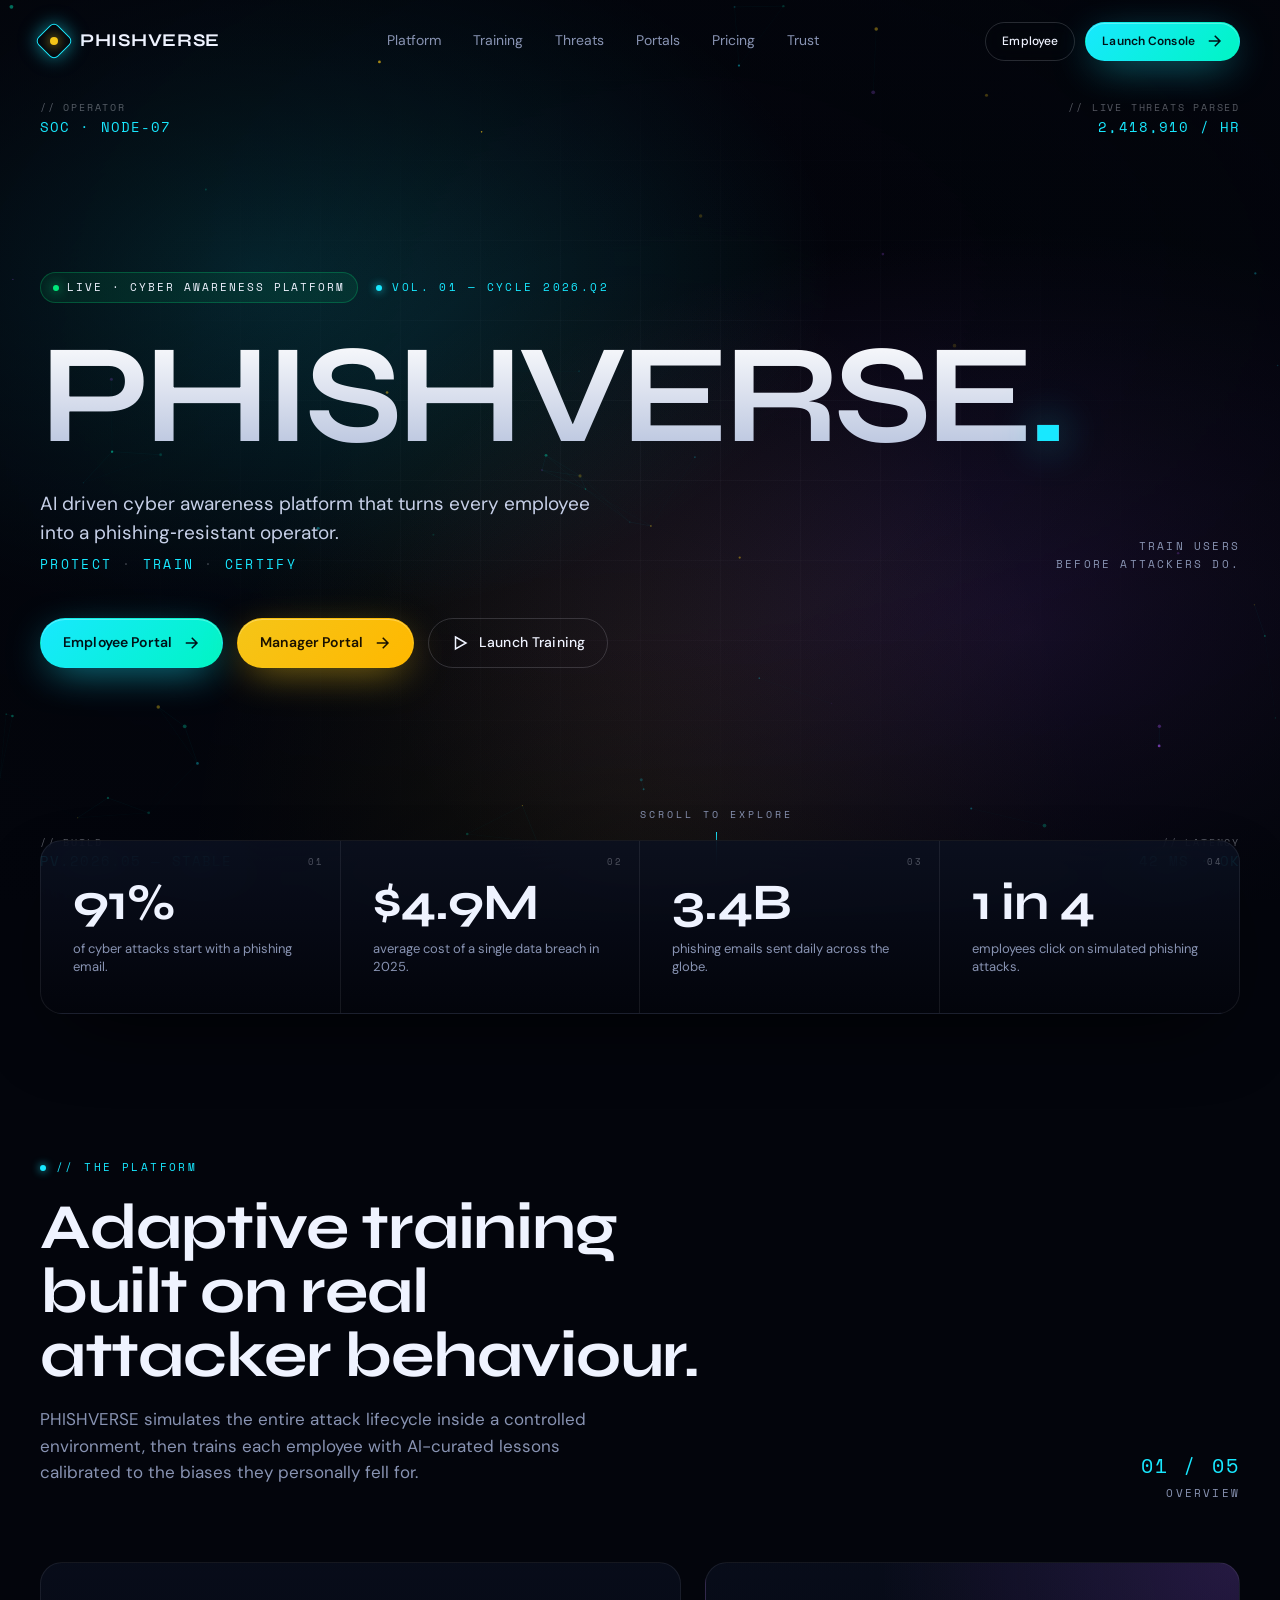
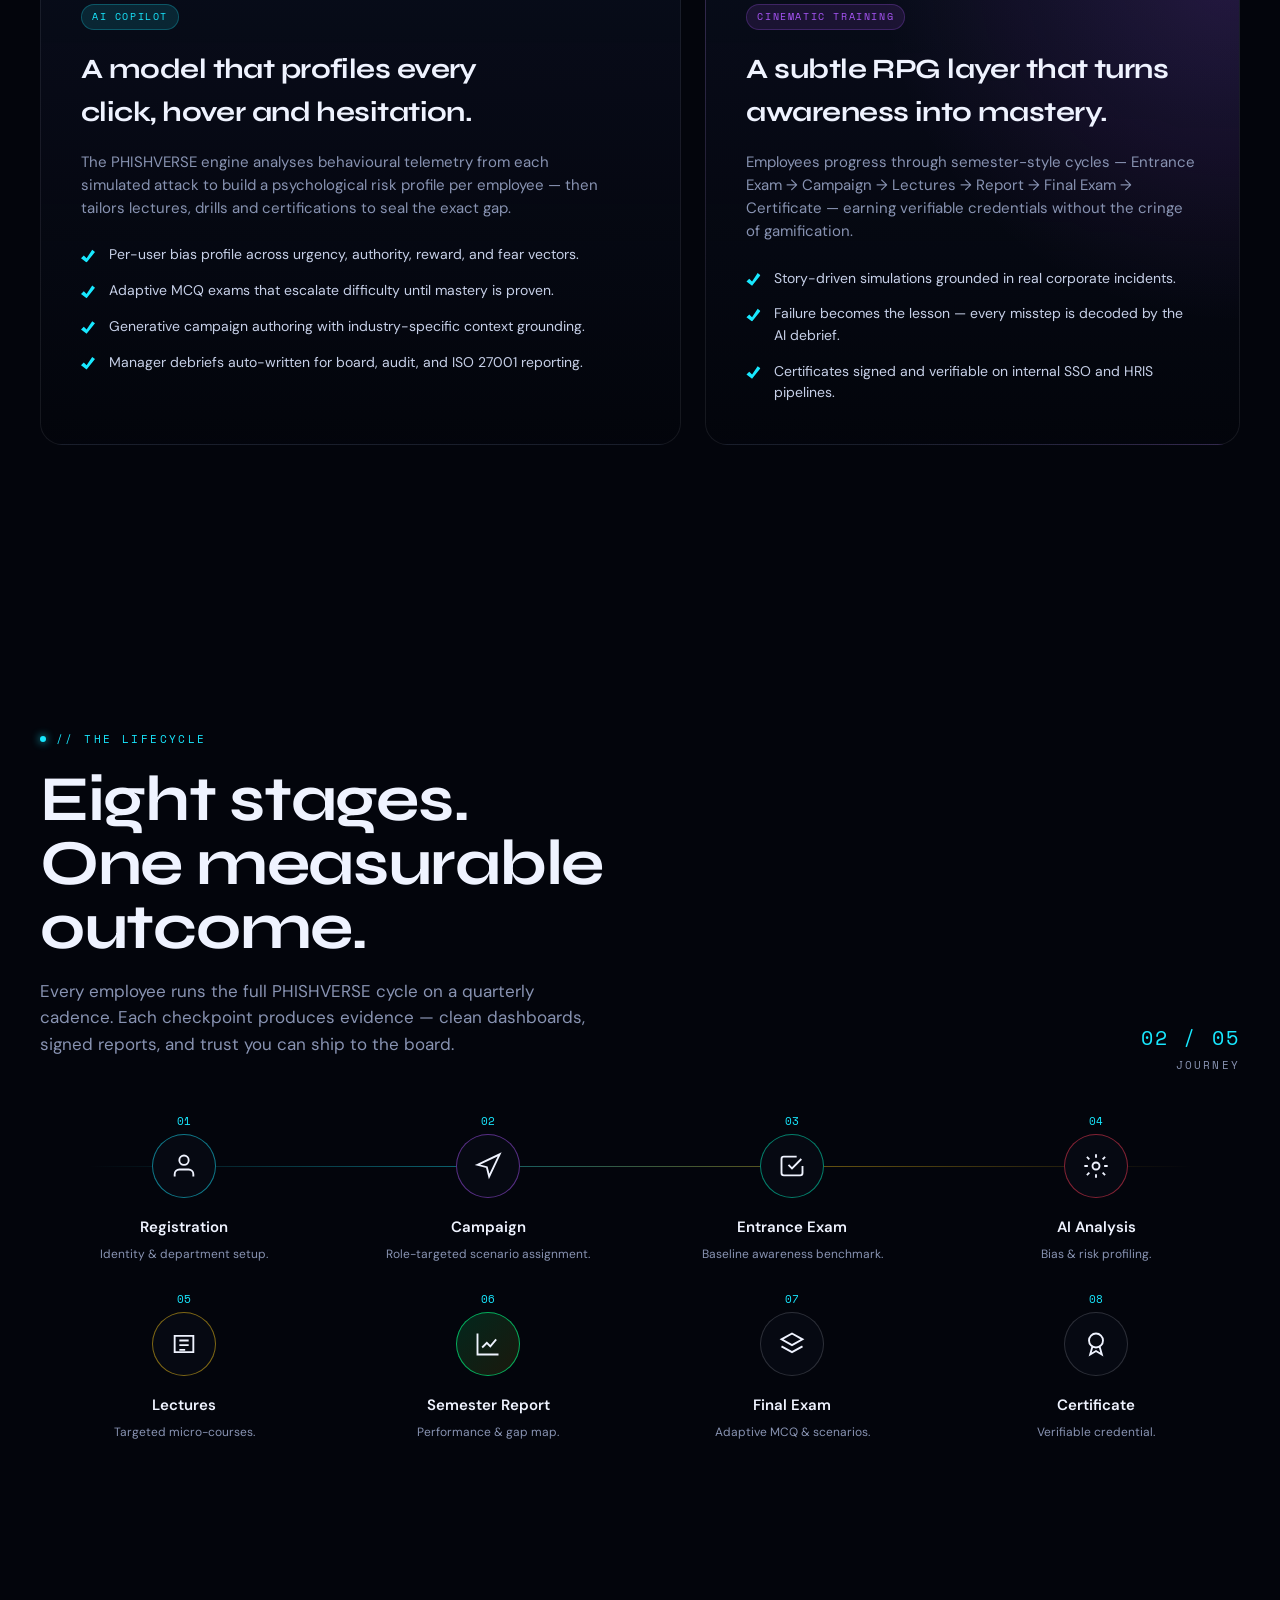
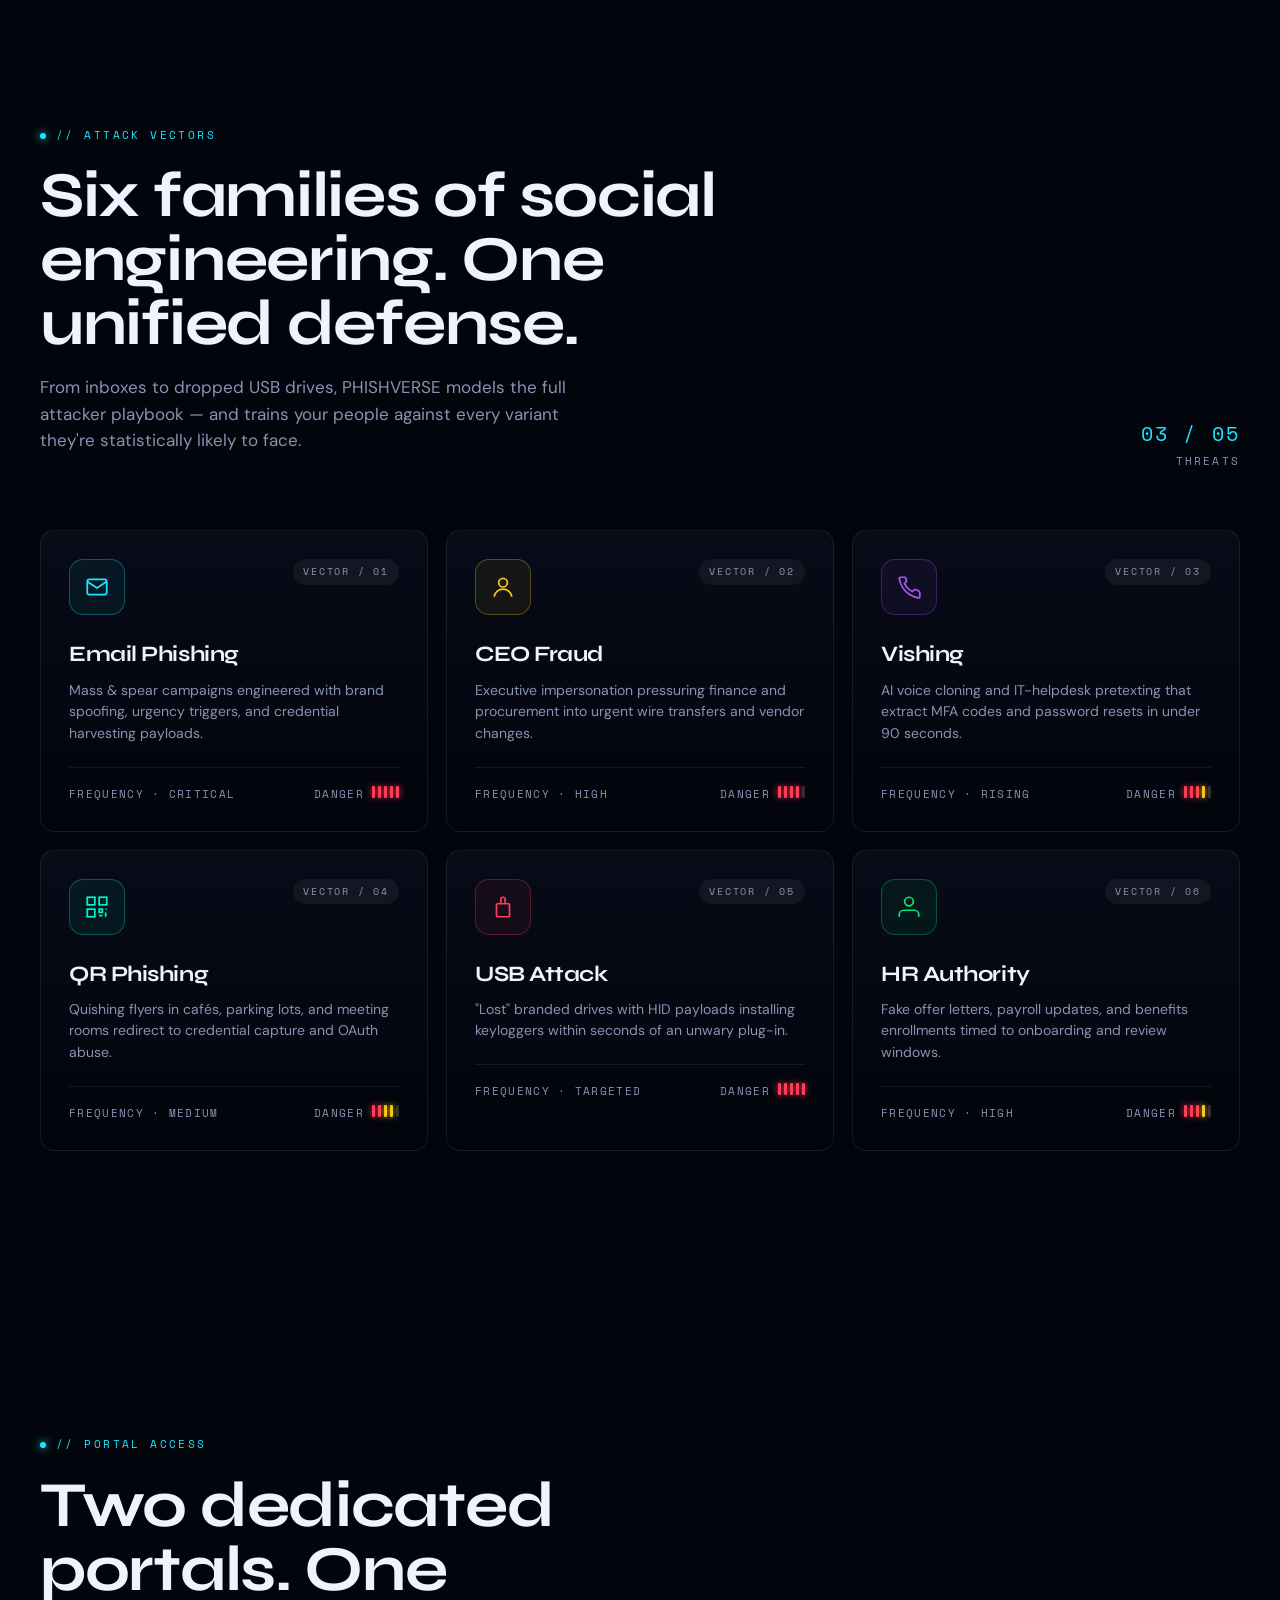
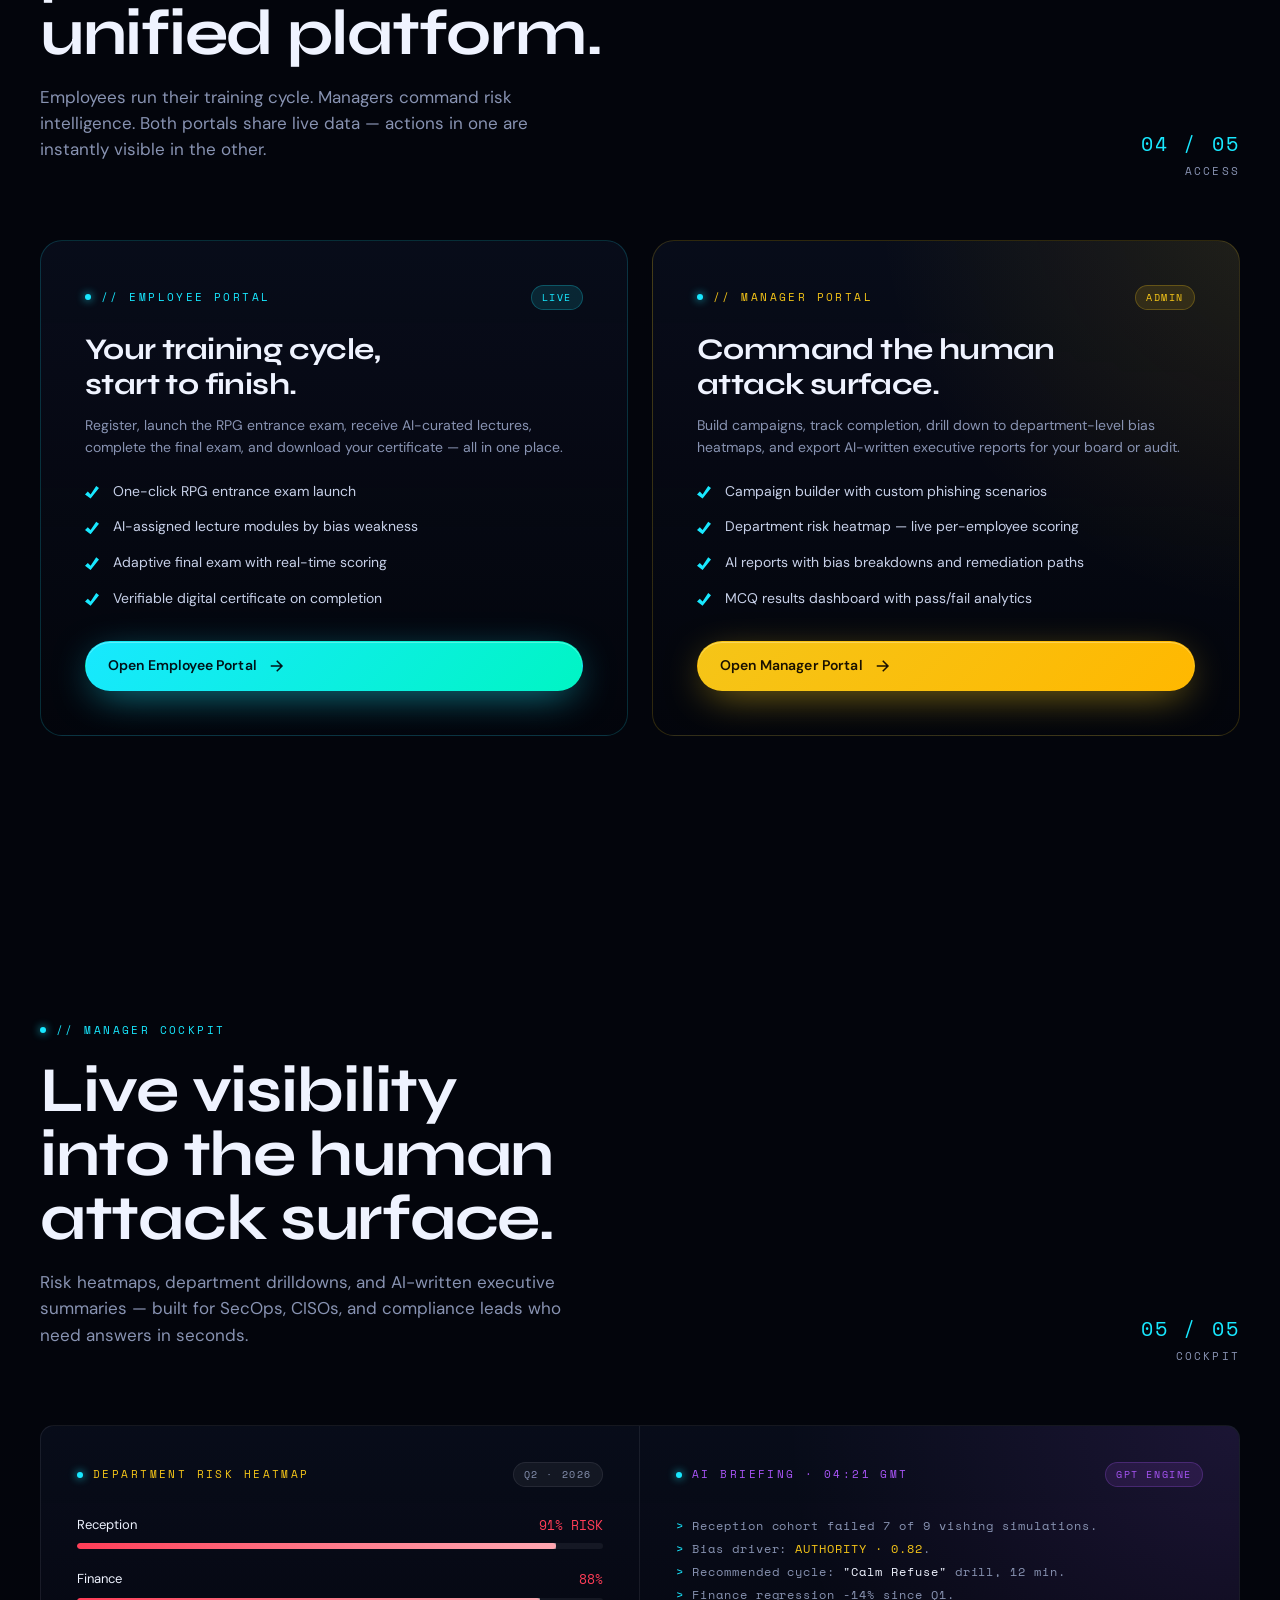
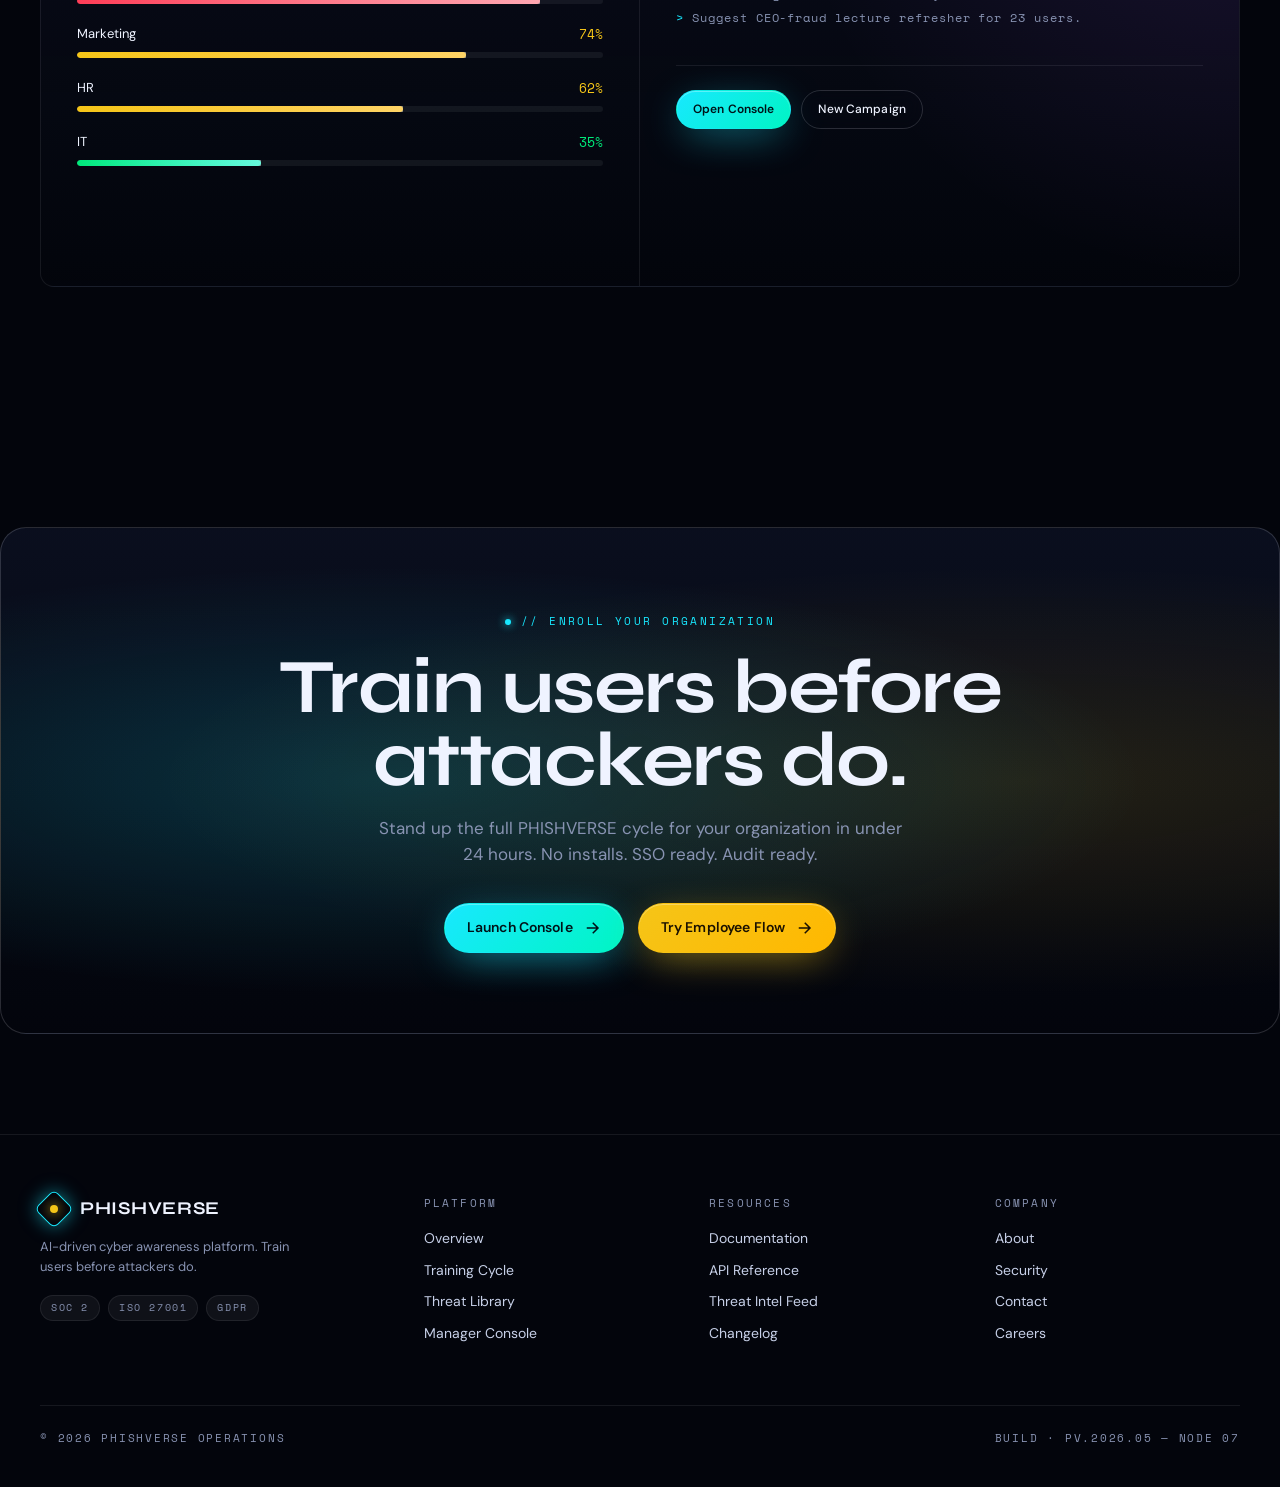
<file: index.html>
<!doctype html>
<html lang="en">
<head>
<meta charset="utf-8" />
<meta name="viewport" content="width=device-width,initial-scale=1" />
<title>PHISHVERSE — Train users before attackers do.</title>
<meta name="description" content="AI-driven cyber awareness platform. Protect · Train · Certify." />

<link rel="preconnect" href="https://fonts.googleapis.com" />
<link rel="preconnect" href="https://fonts.gstatic.com" crossorigin />
<link href="https://fonts.googleapis.com/css2?family=Syne:wght@500;600;700;800&family=DM+Sans:wght@400;500;600;700&family=Space+Mono:wght@400;700&display=swap" rel="stylesheet" />

<link rel="stylesheet" href="styles.css" />
</head>
<body>

<!-- ─────── Top nav ─────── -->
<nav class="topnav" aria-label="Primary">
  <a href="index.html" class="brand">
    <span class="brand-mark"></span>
    <span>PHISHVERSE</span>
  </a>
  <div class="nav-links">
    <a href="#platform">Platform</a>
    <a href="#journey">Training</a>
    <a href="#attacks">Threats</a>
    <a href="#portals">Portals</a>
    <a href="#pricing">Pricing</a>
    <a href="#trust">Trust</a>
  </div>
  <div class="nav-cta">
    <a href="employee.html" class="btn sm ghost">Employee</a>
    <a href="admin.html" class="btn sm primary">
      Launch Console
      <svg class="btn-icon arrow" viewBox="0 0 24 24" fill="none" stroke="currentColor" stroke-width="2"><path d="M5 12h14M13 5l7 7-7 7"/></svg>
    </a>
  </div>
</nav>

<!-- ─────── Hero ─────── -->
<header class="hero">
  <video autoplay loop muted playsinline class="hero-video">
    <source src="https://res.cloudinary.com/dfonotyfb/video/upload/v1775585556/dds3_1_rqhg7x.mp4" type="video/mp4" />
  </video>
  <div class="hero-overlay-dark"></div>
  <div class="hero-overlay-gradient"></div>
  <div class="hero-grid"></div>
  <div class="hero-vignette"></div>
  <div class="hero-particles"></div>

  <!-- corner HUD readouts -->
  <div class="hero-hud tl">
    <span class="k">// Operator</span><br />
    <span class="v">SOC · NODE-07</span>
  </div>
  <div class="hero-hud tr">
    <span class="k">// Live threats parsed</span><br />
    <span class="v">2,418,910 / hr</span>
  </div>
  <div class="hero-hud bl">
    <span class="k">// Build</span><br />
    <span class="v">PV.2026.05 — STABLE</span>
  </div>
  <div class="hero-hud br">
    <span class="k">// Latency</span><br />
    <span class="v">42 ms · OK</span>
  </div>

  <div class="hero-content">
    <div class="hero-eyebrow-row">
      <span class="live-pill"><span class="live-dot"></span>LIVE · CYBER AWARENESS PLATFORM</span>
      <span class="eyebrow">VOL.&nbsp;01 — CYCLE 2026.Q2</span>
    </div>

    <h1>PHISHVERSE<span class="dot">.</span></h1>

    <div class="hero-sub">
      <div class="hero-sub-left">
        <p>AI&nbsp;driven cyber awareness platform that turns every employee into a&nbsp;phishing&#8209;resistant operator.</p>
        <div class="hero-tagline">
          <span>Protect</span><span class="sep">·</span><span>Train</span><span class="sep">·</span><span>Certify</span>
        </div>
      </div>
      <div class="hero-tagline" style="font-size:11px;max-width:240px;text-align:right;letter-spacing:0.2em;line-height:1.7;">
        TRAIN&nbsp;USERS<br/>BEFORE&nbsp;ATTACKERS&nbsp;DO.
      </div>
    </div>

    <div class="hero-actions">
      <a href="employee.html" class="btn primary">
        Employee Portal
        <svg class="btn-icon arrow" viewBox="0 0 24 24" fill="none" stroke="currentColor" stroke-width="2"><path d="M5 12h14M13 5l7 7-7 7"/></svg>
      </a>
      <a href="admin.html" class="btn gold">
        Manager Portal
        <svg class="btn-icon arrow" viewBox="0 0 24 24" fill="none" stroke="currentColor" stroke-width="2"><path d="M5 12h14M13 5l7 7-7 7"/></svg>
      </a>
      <a href="employee.html#exam" class="btn ghost">
        <svg class="btn-icon" viewBox="0 0 24 24" fill="none" stroke="currentColor" stroke-width="2"><polygon points="6,4 20,12 6,20"/></svg>
        Launch Training
      </a>
    </div>
  </div>

  <div class="scroll-hint">SCROLL TO EXPLORE</div>
</header>

<!-- ─────── Stats ─────── -->
<section class="stats">
  <div class="stats-grid">
    <div class="stat reveal">
      <div class="stat-corner">01</div>
      <div class="stat-value"><span data-counter data-target="91" data-suffix="%">0%</span></div>
      <div class="stat-label">of cyber attacks start with a phishing email.</div>
    </div>
    <div class="stat reveal delay-1">
      <div class="stat-corner">02</div>
      <div class="stat-value"><span data-counter data-target="4.9" data-decimals="1" data-prefix="$" data-suffix="M">$0M</span></div>
      <div class="stat-label">average cost of a single data breach in 2025.</div>
    </div>
    <div class="stat reveal delay-2">
      <div class="stat-corner">03</div>
      <div class="stat-value"><span data-counter data-target="3.4" data-decimals="1" data-suffix="B">0B</span></div>
      <div class="stat-label">phishing emails sent daily across the globe.</div>
    </div>
    <div class="stat reveal delay-3">
      <div class="stat-corner">04</div>
      <div class="stat-value">1&nbsp;in&nbsp;<span data-counter data-target="4">0</span></div>
      <div class="stat-label">employees click on simulated phishing attacks.</div>
    </div>
  </div>
</section>

<!-- ─────── Platform overview ─────── -->
<section class="section" id="platform">
  <div class="section-head reveal">
    <div class="section-head-left">
      <span class="eyebrow">// THE PLATFORM</span>
      <h2>Adaptive training built on real attacker behaviour.</h2>
      <p class="lede">PHISHVERSE simulates the entire attack lifecycle inside a controlled environment, then trains each employee with AI-curated lessons calibrated to the biases they personally fell for.</p>
    </div>
    <div class="section-counter"><strong>01 / 05</strong>OVERVIEW</div>
  </div>

  <div class="feature-strip">
    <div class="feature-card glow-card reveal">
      <span class="tag cyan">AI&nbsp;COPILOT</span>
      <h3 style="margin-top:18px;">A model that profiles every click, hover and hesitation.</h3>
      <p>The PHISHVERSE engine analyses behavioural telemetry from each simulated attack to build a psychological risk profile per employee — then tailors lectures, drills and certifications to seal the exact gap.</p>
      <ul class="feature-list">
        <li>Per-user bias profile across urgency, authority, reward, and fear vectors.</li>
        <li>Adaptive MCQ exams that escalate difficulty until mastery is proven.</li>
        <li>Generative campaign authoring with industry-specific context grounding.</li>
        <li>Manager debriefs auto-written for board, audit, and ISO 27001 reporting.</li>
      </ul>
    </div>
    <div class="feature-card ai glow-card reveal delay-2">
      <span class="tag purple">CINEMATIC&nbsp;TRAINING</span>
      <h3 style="margin-top:18px;">A subtle RPG layer that turns awareness into mastery.</h3>
      <p>Employees progress through semester-style cycles — Entrance Exam → Campaign → Lectures → Report → Final Exam → Certificate — earning verifiable credentials without the cringe of gamification.</p>
      <ul class="feature-list">
        <li>Story-driven simulations grounded in real corporate incidents.</li>
        <li>Failure becomes the lesson — every misstep is decoded by the AI debrief.</li>
        <li>Certificates signed and verifiable on internal SSO and HRIS pipelines.</li>
      </ul>
    </div>
  </div>
</section>

<!-- ─────── Journey ─────── -->
<section class="section" id="journey">
  <div class="section-head reveal">
    <div class="section-head-left">
      <span class="eyebrow">// THE LIFECYCLE</span>
      <h2>Eight stages. One measurable outcome.</h2>
      <p class="lede">Every employee runs the full PHISHVERSE cycle on a quarterly cadence. Each checkpoint produces evidence — clean dashboards, signed reports, and trust you can ship to the board.</p>
    </div>
    <div class="section-counter"><strong>02 / 05</strong>JOURNEY</div>
  </div>

  <div class="journey journey-wide">
    <div class="journey-step reveal">
      <div class="journey-node">
        <span class="num">01</span>
        <svg viewBox="0 0 24 24" fill="none" stroke="currentColor" stroke-width="1.6"><path d="M20 21v-2a4 4 0 00-4-4H8a4 4 0 00-4 4v2"/><circle cx="12" cy="7" r="4"/></svg>
      </div>
      <h4>Registration</h4>
      <p>Identity &amp; department setup.</p>
    </div>
    <div class="journey-step reveal delay-1">
      <div class="journey-node">
        <span class="num">02</span>
        <svg viewBox="0 0 24 24" fill="none" stroke="currentColor" stroke-width="1.6"><path d="M3 11l19-9-9 19-2-8-8-2z"/></svg>
      </div>
      <h4>Campaign</h4>
      <p>Role-targeted scenario assignment.</p>
    </div>
    <div class="journey-step reveal delay-2">
      <div class="journey-node">
        <span class="num">03</span>
        <svg viewBox="0 0 24 24" fill="none" stroke="currentColor" stroke-width="1.6"><path d="M9 11l3 3 8-8M21 12v6a2 2 0 01-2 2H5a2 2 0 01-2-2V6a2 2 0 012-2h11"/></svg>
      </div>
      <h4>Entrance Exam</h4>
      <p>Baseline awareness benchmark.</p>
    </div>
    <div class="journey-step reveal delay-3">
      <div class="journey-node">
        <span class="num">04</span>
        <svg viewBox="0 0 24 24" fill="none" stroke="currentColor" stroke-width="1.6"><circle cx="12" cy="12" r="3"/><path d="M12 2v3M12 19v3M4.2 4.2l2.1 2.1M17.7 17.7l2.1 2.1M2 12h3M19 12h3M4.2 19.8l2.1-2.1M17.7 6.3l2.1-2.1"/></svg>
      </div>
      <h4>AI Analysis</h4>
      <p>Bias &amp; risk profiling.</p>
    </div>
    <div class="journey-step reveal">
      <div class="journey-node">
        <span class="num">05</span>
        <svg viewBox="0 0 24 24" fill="none" stroke="currentColor" stroke-width="1.6"><path d="M4 5h16v14H4z"/><path d="M8 9h8M8 13h8M8 17h5"/></svg>
      </div>
      <h4>Lectures</h4>
      <p>Targeted micro-courses.</p>
    </div>
    <div class="journey-step reveal delay-1">
      <div class="journey-node">
        <span class="num">06</span>
        <svg viewBox="0 0 24 24" fill="none" stroke="currentColor" stroke-width="1.6"><path d="M3 3v18h18"/><path d="M7 15l4-4 3 3 5-6"/></svg>
      </div>
      <h4>Semester Report</h4>
      <p>Performance &amp; gap map.</p>
    </div>
    <div class="journey-step reveal delay-2">
      <div class="journey-node">
        <span class="num">07</span>
        <svg viewBox="0 0 24 24" fill="none" stroke="currentColor" stroke-width="1.6"><path d="M12 3l9 5-9 5-9-5 9-5z"/><path d="M21 14l-9 5-9-5"/></svg>
      </div>
      <h4>Final Exam</h4>
      <p>Adaptive MCQ &amp; scenarios.</p>
    </div>
    <div class="journey-step reveal delay-3">
      <div class="journey-node">
        <span class="num">08</span>
        <svg viewBox="0 0 24 24" fill="none" stroke="currentColor" stroke-width="1.6"><circle cx="12" cy="9" r="6"/><path d="M9 14l-2 7 5-3 5 3-2-7"/></svg>
      </div>
      <h4>Certificate</h4>
      <p>Verifiable credential.</p>
    </div>
  </div>
</section>

<!-- ─────── Attacks ─────── -->
<section class="section" id="attacks">
  <div class="section-head reveal">
    <div class="section-head-left">
      <span class="eyebrow">// ATTACK VECTORS</span>
      <h2>Six families of social engineering. One unified defense.</h2>
      <p class="lede">From inboxes to dropped USB drives, PHISHVERSE models the full attacker playbook — and trains your people against every variant they're statistically likely to face.</p>
    </div>
    <div class="section-counter"><strong>03 / 05</strong>THREATS</div>
  </div>

  <div class="attacks">
    <article class="attack-card reveal">
      <div class="col-cyan">
        <div class="attack-top">
          <div class="attack-icon">
            <svg viewBox="0 0 24 24" fill="none" stroke="currentColor" stroke-width="1.6"><rect x="3" y="5" width="18" height="14" rx="2"/><path d="M3 7l9 6 9-6"/></svg>
          </div>
          <span class="attack-tag">VECTOR&nbsp;/&nbsp;01</span>
        </div>
        <h3>Email Phishing</h3>
        <p>Mass &amp; spear campaigns engineered with brand spoofing, urgency triggers, and credential harvesting payloads.</p>
        <div class="attack-meta">
          <span>FREQUENCY · CRITICAL</span>
          <span>DANGER<span class="danger-bar"><span class="on"></span><span class="on"></span><span class="on"></span><span class="on"></span><span class="on"></span></span></span>
        </div>
      </div>
    </article>

    <article class="attack-card reveal delay-1">
      <div class="col-gold">
        <div class="attack-top">
          <div class="attack-icon">
            <svg viewBox="0 0 24 24" fill="none" stroke="currentColor" stroke-width="1.6"><circle cx="12" cy="8" r="4"/><path d="M4 21c0-4 4-7 8-7s8 3 8 7"/></svg>
          </div>
          <span class="attack-tag">VECTOR&nbsp;/&nbsp;02</span>
        </div>
        <h3>CEO Fraud</h3>
        <p>Executive impersonation pressuring finance and procurement into urgent wire transfers and vendor changes.</p>
        <div class="attack-meta">
          <span>FREQUENCY · HIGH</span>
          <span>DANGER<span class="danger-bar"><span class="on"></span><span class="on"></span><span class="on"></span><span class="on"></span><span></span></span></span>
        </div>
      </div>
    </article>

    <article class="attack-card reveal delay-2">
      <div class="col-purple">
        <div class="attack-top">
          <div class="attack-icon">
            <svg viewBox="0 0 24 24" fill="none" stroke="currentColor" stroke-width="1.6"><path d="M22 16.92V21a1 1 0 01-1.09 1 19 19 0 01-8.27-3.07A19 19 0 016.07 12.36 19 19 0 013 4.09 1 1 0 014 3h4a1 1 0 011 .75c.12.84.35 1.66.68 2.42a1 1 0 01-.22 1.05L7.9 8.78a16 16 0 007.32 7.32l1.56-1.56a1 1 0 011.05-.22c.76.33 1.58.56 2.42.68a1 1 0 01.75 1z"/></svg>
          </div>
          <span class="attack-tag">VECTOR&nbsp;/&nbsp;03</span>
        </div>
        <h3>Vishing</h3>
        <p>AI voice cloning and IT-helpdesk pretexting that extract MFA codes and password resets in under 90 seconds.</p>
        <div class="attack-meta">
          <span>FREQUENCY · RISING</span>
          <span>DANGER<span class="danger-bar"><span class="on"></span><span class="on"></span><span class="on"></span><span class="on med"></span><span></span></span></span>
        </div>
      </div>
    </article>

    <article class="attack-card reveal delay-3">
      <div class="col-teal">
        <div class="attack-top">
          <div class="attack-icon">
            <svg viewBox="0 0 24 24" fill="none" stroke="currentColor" stroke-width="1.6"><rect x="3" y="3" width="7" height="7"/><rect x="14" y="3" width="7" height="7"/><rect x="3" y="14" width="7" height="7"/><path d="M14 14h3v3h-3zM20 14h1M14 20h3M20 17v4"/></svg>
          </div>
          <span class="attack-tag">VECTOR&nbsp;/&nbsp;04</span>
        </div>
        <h3>QR Phishing</h3>
        <p>Quishing flyers in cafés, parking lots, and meeting rooms redirect to credential capture and OAuth abuse.</p>
        <div class="attack-meta">
          <span>FREQUENCY · MEDIUM</span>
          <span>DANGER<span class="danger-bar"><span class="on"></span><span class="on"></span><span class="on med"></span><span class="on med"></span><span></span></span></span>
        </div>
      </div>
    </article>

    <article class="attack-card reveal delay-4">
      <div class="col-red">
        <div class="attack-top">
          <div class="attack-icon">
            <svg viewBox="0 0 24 24" fill="none" stroke="currentColor" stroke-width="1.6"><rect x="6" y="9" width="12" height="12" rx="1"/><path d="M10 9V5a2 2 0 014 0v4"/></svg>
          </div>
          <span class="attack-tag">VECTOR&nbsp;/&nbsp;05</span>
        </div>
        <h3>USB Attack</h3>
        <p>"Lost" branded drives with HID payloads installing keyloggers within seconds of an unwary plug-in.</p>
        <div class="attack-meta">
          <span>FREQUENCY · TARGETED</span>
          <span>DANGER<span class="danger-bar"><span class="on"></span><span class="on"></span><span class="on"></span><span class="on"></span><span class="on"></span></span></span>
        </div>
      </div>
    </article>

    <article class="attack-card reveal delay-5">
      <div class="col-green">
        <div class="attack-top">
          <div class="attack-icon">
            <svg viewBox="0 0 24 24" fill="none" stroke="currentColor" stroke-width="1.6"><path d="M3 21v-2a4 4 0 014-4h10a4 4 0 014 4v2"/><circle cx="12" cy="7" r="4"/></svg>
          </div>
          <span class="attack-tag">VECTOR&nbsp;/&nbsp;06</span>
        </div>
        <h3>HR Authority</h3>
        <p>Fake offer letters, payroll updates, and benefits enrollments timed to onboarding and review windows.</p>
        <div class="attack-meta">
          <span>FREQUENCY · HIGH</span>
          <span>DANGER<span class="danger-bar"><span class="on"></span><span class="on"></span><span class="on"></span><span class="on med"></span><span></span></span></span>
        </div>
      </div>
    </article>
  </div>
</section>

<!-- ─────── Portal Access ─────── -->
<section class="section" id="portals">
  <div class="section-head reveal">
    <div class="section-head-left">
      <span class="eyebrow">// PORTAL ACCESS</span>
      <h2>Two dedicated portals. One unified platform.</h2>
      <p class="lede">Employees run their training cycle. Managers command risk intelligence. Both portals share live data — actions in one are instantly visible in the other.</p>
    </div>
    <div class="section-counter"><strong>04 / 05</strong>ACCESS</div>
  </div>

  <div class="portal-access-grid">
    <div class="portal-card glow-card reveal">
      <div class="portal-card-top">
        <span class="eyebrow" style="color:var(--cyan);">// EMPLOYEE PORTAL</span>
        <span class="tag cyan">LIVE</span>
      </div>
      <h3 style="margin-top:18px;">Your training cycle,<br/>start to finish.</h3>
      <p>Register, launch the RPG entrance exam, receive AI-curated lectures, complete the final exam, and download your certificate — all in one place.</p>
      <ul class="feature-list" style="margin-bottom:32px;">
        <li>One-click RPG entrance exam launch</li>
        <li>AI-assigned lecture modules by bias weakness</li>
        <li>Adaptive final exam with real-time scoring</li>
        <li>Verifiable digital certificate on completion</li>
      </ul>
      <a href="employee.html" class="btn primary">
        Open Employee Portal
        <svg class="btn-icon arrow" viewBox="0 0 24 24" fill="none" stroke="currentColor" stroke-width="2"><path d="M5 12h14M13 5l7 7-7 7"/></svg>
      </a>
    </div>

    <div class="portal-card glow-card portal-card--gold reveal delay-2">
      <div class="portal-card-top">
        <span class="eyebrow" style="color:var(--gold);">// MANAGER PORTAL</span>
        <span class="tag gold">ADMIN</span>
      </div>
      <h3 style="margin-top:18px;">Command the human<br/>attack surface.</h3>
      <p>Build campaigns, track completion, drill down to department-level bias heatmaps, and export AI-written executive reports for your board or audit.</p>
      <ul class="feature-list" style="margin-bottom:32px;">
        <li>Campaign builder with custom phishing scenarios</li>
        <li>Department risk heatmap — live per-employee scoring</li>
        <li>AI reports with bias breakdowns and remediation paths</li>
        <li>MCQ results dashboard with pass/fail analytics</li>
      </ul>
      <a href="admin.html" class="btn gold">
        Open Manager Portal
        <svg class="btn-icon arrow" viewBox="0 0 24 24" fill="none" stroke="currentColor" stroke-width="2"><path d="M5 12h14M13 5l7 7-7 7"/></svg>
      </a>
    </div>
  </div>
</section>

<!-- ─────── Operator console preview ─────── -->
<section class="section" id="console">
  <div class="section-head reveal">
    <div class="section-head-left">
      <span class="eyebrow">// MANAGER COCKPIT</span>
      <h2>Live visibility into the human attack surface.</h2>
      <p class="lede">Risk heatmaps, department drilldowns, and AI-written executive summaries — built for SecOps, CISOs, and compliance leads who need answers in seconds.</p>
    </div>
    <div class="section-counter"><strong>05 / 05</strong>COCKPIT</div>
  </div>

  <div class="card reveal" style="padding:0; overflow:hidden;">
    <div style="display:grid; grid-template-columns: 1fr 1fr; min-height: 460px;">
      <!-- left preview -->
      <div style="padding:36px; border-right:1px solid var(--line); position:relative;">
        <div style="display:flex; justify-content:space-between; align-items:center; margin-bottom: 28px;">
          <span class="eyebrow" style="color:var(--gold);">DEPARTMENT RISK HEATMAP</span>
          <span class="tag muted">Q2 · 2026</span>
        </div>

        <div style="display:flex; flex-direction:column; gap:20px;">
          <div>
            <div style="display:flex; justify-content:space-between; font-size:13px; margin-bottom:8px;"><span>Reception</span><span class="mono" style="color:var(--red);">91% RISK</span></div>
            <div class="bar"><div class="bar-fill red" data-w="91"></div></div>
          </div>
          <div>
            <div style="display:flex; justify-content:space-between; font-size:13px; margin-bottom:8px;"><span>Finance</span><span class="mono" style="color:var(--red);">88%</span></div>
            <div class="bar"><div class="bar-fill red" data-w="88"></div></div>
          </div>
          <div>
            <div style="display:flex; justify-content:space-between; font-size:13px; margin-bottom:8px;"><span>Marketing</span><span class="mono" style="color:var(--gold);">74%</span></div>
            <div class="bar"><div class="bar-fill gold" data-w="74"></div></div>
          </div>
          <div>
            <div style="display:flex; justify-content:space-between; font-size:13px; margin-bottom:8px;"><span>HR</span><span class="mono" style="color:var(--gold);">62%</span></div>
            <div class="bar"><div class="bar-fill gold" data-w="62"></div></div>
          </div>
          <div>
            <div style="display:flex; justify-content:space-between; font-size:13px; margin-bottom:8px;"><span>IT</span><span class="mono" style="color:var(--green);">35%</span></div>
            <div class="bar"><div class="bar-fill green" data-w="35"></div></div>
          </div>
        </div>
      </div>

      <!-- right preview -->
      <div style="padding:36px; background: radial-gradient(circle at 100% 0%, rgba(168,85,247,0.12), transparent 60%);">
        <div style="display:flex; justify-content:space-between; align-items:center; margin-bottom: 28px;">
          <span class="eyebrow" style="color:var(--purple);">AI BRIEFING · 04:21 GMT</span>
          <span class="tag purple">GPT&nbsp;ENGINE</span>
        </div>

        <p class="mono" style="font-size:12px; color: var(--muted); letter-spacing:0.08em; line-height: 1.9;">
          <span style="color:var(--cyan);">&gt;</span> Reception cohort failed 7 of 9 vishing simulations.<br/>
          <span style="color:var(--cyan);">&gt;</span> Bias driver: <span style="color:var(--gold);">AUTHORITY · 0.82</span>.<br/>
          <span style="color:var(--cyan);">&gt;</span> Recommended cycle: <span style="color:var(--text);">"Calm Refuse"</span> drill, 12 min.<br/>
          <span style="color:var(--cyan);">&gt;</span> Finance regression -14% since Q1.<br/>
          <span style="color:var(--cyan);">&gt;</span> Suggest CEO-fraud lecture refresher for 23 users.
        </p>

        <div style="margin-top: 36px; padding-top: 24px; border-top: 1px solid var(--line); display:flex; gap:10px;">
          <a href="admin.html" class="btn primary sm">Open Console</a>
          <a href="admin.html#campaigns" class="btn ghost sm">New Campaign</a>
        </div>
      </div>
    </div>
  </div>
</section>

<!-- ─────── CTA ─────── -->
<section class="cta-strip reveal" id="pricing">
  <span class="eyebrow">// ENROLL YOUR ORGANIZATION</span>
  <h2 style="margin-top:18px;">Train users before<br/>attackers do.</h2>
  <p>Stand up the full PHISHVERSE cycle for your organization in under 24 hours. No installs. SSO ready. Audit ready.</p>
  <div class="actions">
    <a href="admin.html" class="btn primary">Launch Console
      <svg class="btn-icon arrow" viewBox="0 0 24 24" fill="none" stroke="currentColor" stroke-width="2"><path d="M5 12h14M13 5l7 7-7 7"/></svg>
    </a>
    <a href="employee.html" class="btn gold">Try Employee Flow
      <svg class="btn-icon arrow" viewBox="0 0 24 24" fill="none" stroke="currentColor" stroke-width="2"><path d="M5 12h14M13 5l7 7-7 7"/></svg>
    </a>
  </div>
</section>

<!-- ─────── Footer ─────── -->
<footer class="site-foot" id="trust">
  <div class="foot-inner">
    <div>
      <div class="brand"><span class="brand-mark"></span><span>PHISHVERSE</span></div>
      <p class="foot-tag">AI-driven cyber awareness platform. Train users before attackers do.</p>
      <div style="display:flex; gap:8px; margin-top:18px;">
        <span class="tag muted">SOC&nbsp;2</span>
        <span class="tag muted">ISO&nbsp;27001</span>
        <span class="tag muted">GDPR</span>
      </div>
    </div>
    <div>
      <h5>Platform</h5>
      <ul>
        <li><a href="#platform">Overview</a></li>
        <li><a href="#journey">Training Cycle</a></li>
        <li><a href="#attacks">Threat Library</a></li>
        <li><a href="admin.html">Manager Console</a></li>
      </ul>
    </div>
    <div>
      <h5>Resources</h5>
      <ul>
        <li><a href="#">Documentation</a></li>
        <li><a href="#">API Reference</a></li>
        <li><a href="#">Threat Intel Feed</a></li>
        <li><a href="#">Changelog</a></li>
      </ul>
    </div>
    <div>
      <h5>Company</h5>
      <ul>
        <li><a href="#">About</a></li>
        <li><a href="#">Security</a></li>
        <li><a href="#">Contact</a></li>
        <li><a href="#">Careers</a></li>
      </ul>
    </div>
  </div>
  <div class="foot-bottom">
    <span>© 2026 PHISHVERSE OPERATIONS</span>
    <span>BUILD&nbsp;·&nbsp;PV.2026.05 — NODE 07</span>
  </div>
</footer>

<script src="app.js"></script>
</body>
</html>
</file>
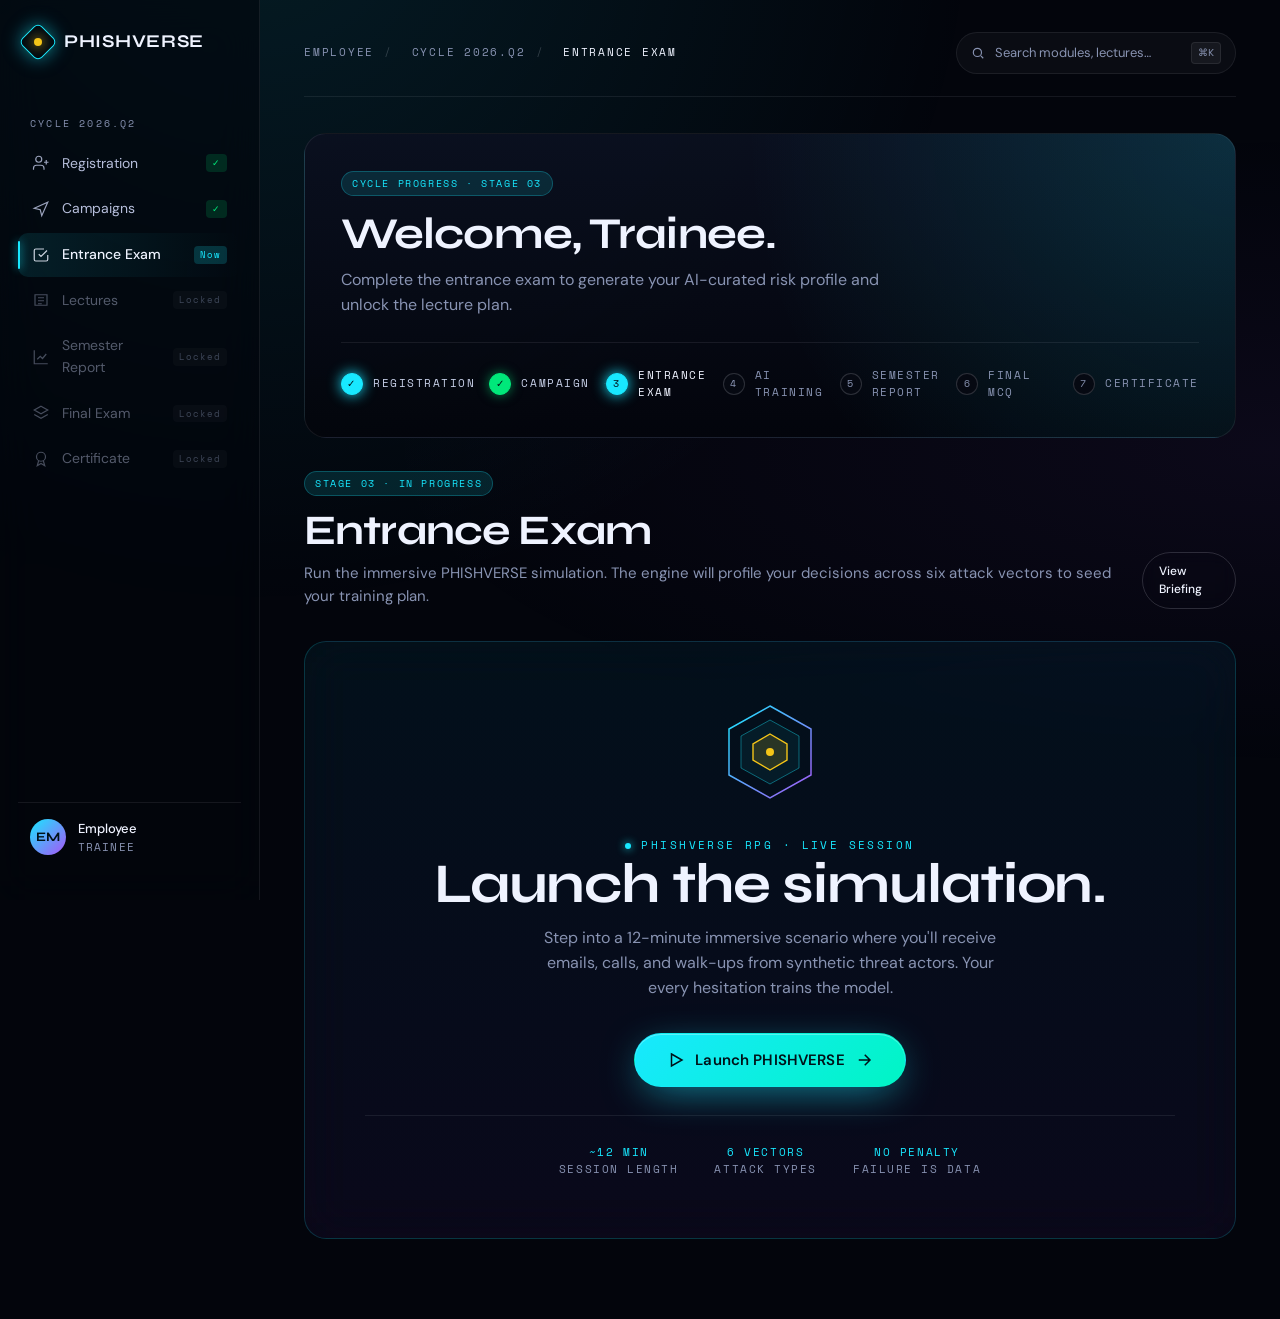
<file: employee.html>
<!doctype html>
<html lang="en">
<head>
<meta charset="utf-8" />
<meta name="viewport" content="width=device-width,initial-scale=1" />
<title>PHISHVERSE — Employee Portal</title>

<link rel="preconnect" href="https://fonts.googleapis.com" />
<link rel="preconnect" href="https://fonts.gstatic.com" crossorigin />
<link href="https://fonts.googleapis.com/css2?family=Syne:wght@500;600;700;800&family=DM+Sans:wght@400;500;600;700&family=Space+Mono:wght@400;700&display=swap" rel="stylesheet" />

<link rel="stylesheet" href="styles.css" />

<style>
  /* employee-only styles */
  .hero-mini {
    position: relative;
    border-radius: var(--radius-lg);
    overflow: hidden;
    padding: 36px;
    margin-bottom: 32px;
    background:
      radial-gradient(circle at 100% 0%, rgba(24,232,255,0.15), transparent 50%),
      linear-gradient(180deg, rgba(11,16,32,0.9), rgba(3,5,12,0.9));
    border: 1px solid var(--line);
  }
  .hero-mini h2 {
    font-size: clamp(28px, 4vw, 44px);
    line-height: 1;
    margin-bottom: 12px;
  }
  .hero-mini p { color: var(--muted); margin: 0; max-width: 540px; }

  .cycle-progress {
    display: flex;
    align-items: center;
    gap: 0;
    margin-top: 24px;
    padding-top: 24px;
    border-top: 1px solid var(--line);
  }
  .cycle-progress .step {
    flex: 1;
    display: flex;
    align-items: center;
    gap: 10px;
    font-size: 11px;
    font-family: var(--font-mono);
    letter-spacing: 0.14em;
    text-transform: uppercase;
    color: var(--muted);
    position: relative;
  }
  .cycle-progress .step::after {
    content: '';
    flex: 1;
    height: 1px;
    background: var(--line);
    margin-left: 4px;
  }
  .cycle-progress .step:last-child::after { display: none; }
  .cycle-progress .step .dot {
    width: 22px; height: 22px;
    border-radius: 50%;
    background: var(--bg-2);
    border: 1px solid var(--line-strong);
    display: grid; place-items: center;
    font-size: 10px;
    color: var(--muted);
    flex-shrink: 0;
  }
  .cycle-progress .step.done .dot {
    background: var(--green);
    color: #001212;
    border-color: var(--green);
    box-shadow: 0 0 12px rgba(0,232,122,0.55);
  }
  .cycle-progress .step.active .dot {
    background: var(--cyan);
    color: #001218;
    border-color: var(--cyan);
    box-shadow: 0 0 14px var(--cyan);
  }
  .cycle-progress .step.active { color: var(--text); }
  .cycle-progress .step.done { color: #C7D0E8; }

  .screen { display: none; animation: rise 0.5s cubic-bezier(.2,.7,.2,1); }
  .screen.show { display: block; }

  /* Glass card central */
  .glass-launch {
    border-radius: var(--radius-lg);
    padding: 60px;
    position: relative;
    overflow: hidden;
    text-align: center;
    background: linear-gradient(180deg, rgba(24,232,255,0.05), rgba(168,85,247,0.05));
    border: 1px solid rgba(24,232,255,0.18);
    backdrop-filter: blur(24px) saturate(140%);
    -webkit-backdrop-filter: blur(24px) saturate(140%);
  }
  .glass-launch::before {
    content: '';
    position: absolute;
    inset: -2px;
    border-radius: var(--radius-lg);
    background: conic-gradient(from 90deg, transparent, rgba(24,232,255,0.6), transparent 30%, transparent 70%, rgba(245,197,24,0.6), transparent);
    -webkit-mask: linear-gradient(#000 0 0) content-box, linear-gradient(#000 0 0);
    -webkit-mask-composite: xor;
    mask-composite: exclude;
    padding: 1px;
    animation: spin 14s linear infinite;
    opacity: 0.5;
  }
  @keyframes spin { to { transform: rotate(360deg); } }
  .glass-launch .hex {
    width: 100px; height: 100px;
    margin: 0 auto 30px;
    position: relative;
    display: grid; place-items: center;
  }
  .glass-launch .hex svg { width: 100%; height: 100%; }
  .glass-launch h2 {
    font-size: clamp(32px, 5vw, 56px);
    line-height: 1;
    margin-bottom: 14px;
  }
  .glass-launch p { color: var(--muted); max-width: 480px; margin: 0 auto 32px; }

  .launch-meta {
    display: flex;
    justify-content: center;
    gap: 36px;
    margin-top: 28px;
    padding-top: 28px;
    border-top: 1px solid var(--line);
    font-family: var(--font-mono);
    font-size: 11px;
    letter-spacing: 0.14em;
    text-transform: uppercase;
    color: var(--muted);
  }
  .launch-meta b { color: var(--cyan); font-weight: 400; }

  /* Gauge */
  .gauge {
    width: 260px;
    height: 160px;
    margin: 0 auto;
    position: relative;
  }
  .gauge svg { width: 100%; height: 100%; overflow: visible; }
  .gauge-val {
    position: absolute;
    bottom: 0;
    left: 50%;
    transform: translateX(-50%);
    text-align: center;
  }
  .gauge-val .n {
    font-family: var(--font-display);
    font-size: 56px;
    font-weight: 700;
    line-height: 1;
    background: linear-gradient(180deg, var(--cyan), var(--teal));
    -webkit-background-clip: text;
    background-clip: text;
    -webkit-text-fill-color: transparent;
  }
  .gauge-val .l {
    font-family: var(--font-mono);
    font-size: 10px;
    letter-spacing: 0.2em;
    text-transform: uppercase;
    color: var(--muted);
  }

  .grid-two { display: grid; grid-template-columns: 1fr 1fr; gap: 20px; }
  .grid-three { display: grid; grid-template-columns: repeat(3, 1fr); gap: 18px; }
  @media (max-width: 900px) {
    .grid-two, .grid-three { grid-template-columns: 1fr; }
  }

  /* Bias bars block */
  .bias-row {
    display: grid;
    grid-template-columns: 130px 1fr 60px;
    align-items: center;
    gap: 16px;
    margin-bottom: 18px;
  }
  .bias-row:last-child { margin-bottom: 0; }
  .bias-label { font-size: 13px; }
  .bias-val { font-family: var(--font-mono); font-size: 12px; color: var(--cyan); text-align: right; }

  /* Attack roster */
  .attack-roster { display: flex; flex-direction: column; gap: 10px; }
  .attack-row {
    display: grid;
    grid-template-columns: 30px 1fr auto 80px;
    align-items: center;
    gap: 16px;
    padding: 14px 18px;
    background: rgba(239,243,255,0.02);
    border: 1px solid var(--line);
    border-radius: 12px;
    transition: background 0.2s;
  }
  .attack-row:hover { background: rgba(239,243,255,0.05); }
  .attack-row .num { font-family: var(--font-mono); font-size: 11px; color: var(--muted); }
  .attack-row .name { font-size: 14px; }
  .attack-row .name small { display: block; font-size: 11px; color: var(--muted); margin-top: 2px; }

  /* Lecture modules */
  .lecture-grid {
    display: grid;
    grid-template-columns: repeat(2, 1fr);
    gap: 18px;
  }
  @media (max-width: 900px) { .lecture-grid { grid-template-columns: 1fr; } }

  .lecture-card {
    padding: 28px;
    border-radius: var(--radius-md);
    background: linear-gradient(180deg, rgba(11,16,32,0.7), rgba(3,5,12,0.5));
    border: 1px solid var(--line);
    position: relative;
    overflow: hidden;
    cursor: none;
    transition: transform 0.3s, border-color 0.3s;
  }
  .lecture-card.locked { opacity: 0.55; }
  .lecture-card:not(.locked):hover { transform: translateY(-4px); border-color: var(--line-strong); }
  .lecture-card .lock-overlay {
    position: absolute;
    inset: 0;
    background: rgba(3,5,12,0.55);
    backdrop-filter: blur(2px);
    display: none;
    align-items: center;
    justify-content: center;
    flex-direction: column;
    gap: 6px;
    color: var(--muted);
    font-family: var(--font-mono);
    font-size: 11px;
    letter-spacing: 0.18em;
    text-transform: uppercase;
  }
  .lecture-card.locked .lock-overlay { display: flex; }
  .lecture-num {
    font-family: var(--font-mono);
    font-size: 11px;
    color: var(--cyan);
    letter-spacing: 0.18em;
    text-transform: uppercase;
    margin-bottom: 14px;
  }
  .lecture-card h3 { font-size: 22px; margin-bottom: 10px; font-family: var(--font-display); }
  .lecture-card p { color: var(--muted); font-size: 14px; margin: 0 0 22px; }
  .lecture-meta { display: flex; justify-content: space-between; padding-top: 18px; border-top: 1px solid var(--line); align-items: center; }
  .lecture-meta .left { display: flex; gap: 10px; align-items: center; font-family: var(--font-mono); font-size: 11px; color: var(--muted); letter-spacing: 0.12em; text-transform: uppercase; }

  /* MCQ */
  .mcq-card { padding: 36px; }
  .mcq-q { font-size: 22px; font-family: var(--font-display); margin-bottom: 24px; line-height: 1.3; }
  .mcq-opts { display: flex; flex-direction: column; gap: 10px; }
  .mcq-opt {
    padding: 16px 18px;
    border-radius: 12px;
    border: 1px solid var(--line);
    background: rgba(239,243,255,0.02);
    display: flex;
    align-items: center;
    gap: 14px;
    cursor: none;
    transition: background 0.2s, border-color 0.2s;
    text-align: left;
    font-family: inherit;
    color: var(--text);
    width: 100%;
    font-size: 14px;
  }
  .mcq-opt .bullet {
    width: 28px; height: 28px;
    border-radius: 8px;
    display: grid; place-items: center;
    background: rgba(239,243,255,0.04);
    border: 1px solid var(--line);
    font-family: var(--font-mono);
    font-size: 11px;
    color: var(--muted);
    flex-shrink: 0;
  }
  .mcq-opt:hover { border-color: var(--line-strong); background: rgba(239,243,255,0.04); }
  .mcq-opt.selected { border-color: var(--cyan); background: rgba(24,232,255,0.06); }
  .mcq-opt.selected .bullet { background: var(--cyan); color: #001218; border-color: var(--cyan); }
  .mcq-opt.correct { border-color: var(--green); background: rgba(0,232,122,0.06); }
  .mcq-opt.correct .bullet { background: var(--green); color: #001212; border-color: var(--green); }
  .mcq-opt.wrong { border-color: var(--red); background: rgba(255,61,87,0.06); }
  .mcq-opt.wrong .bullet { background: var(--red); color: #20010A; border-color: var(--red); }

  .mcq-progress {
    display: flex;
    justify-content: space-between;
    align-items: center;
    margin-bottom: 18px;
    font-family: var(--font-mono);
    font-size: 11px;
    letter-spacing: 0.16em;
    color: var(--muted);
    text-transform: uppercase;
  }

  /* Certificate */
  .cert-frame {
    position: relative;
    padding: 60px;
    border-radius: var(--radius-lg);
    background:
      radial-gradient(circle at 30% 10%, rgba(245,197,24,0.10), transparent 60%),
      linear-gradient(180deg, rgba(11,16,32,0.9), rgba(3,5,12,0.95));
    border: 1px solid rgba(245,197,24,0.4);
    overflow: hidden;
    box-shadow: 0 30px 80px -30px rgba(245,197,24,0.25);
  }
  .cert-frame::before {
    content: '';
    position: absolute;
    inset: 12px;
    border: 1px solid rgba(245,197,24,0.2);
    border-radius: calc(var(--radius-lg) - 6px);
    pointer-events: none;
  }
  .cert-frame .seal {
    position: absolute;
    top: 30px; right: 30px;
    width: 70px; height: 70px;
    border-radius: 50%;
    border: 1px solid rgba(245,197,24,0.5);
    display: grid; place-items: center;
    color: var(--gold);
    font-family: var(--font-mono);
    font-size: 10px;
    letter-spacing: 0.2em;
    text-transform: uppercase;
    text-align: center;
    background: rgba(245,197,24,0.06);
  }
  .cert-eyebrow {
    font-family: var(--font-mono);
    font-size: 11px;
    letter-spacing: 0.3em;
    text-transform: uppercase;
    color: var(--gold);
    margin-bottom: 10px;
  }
  .cert-name {
    font-family: var(--font-display);
    font-size: clamp(38px, 6vw, 64px);
    line-height: 1;
    margin: 10px 0 18px;
    background: linear-gradient(180deg, #FFFFFF, #FFD66B);
    -webkit-background-clip: text; background-clip: text;
    -webkit-text-fill-color: transparent;
  }
  .cert-body { color: #C7D0E8; max-width: 600px; font-size: 16px; }
  .cert-meta {
    display: grid;
    grid-template-columns: repeat(4, 1fr);
    gap: 30px;
    margin-top: 50px;
    padding-top: 30px;
    border-top: 1px solid rgba(245,197,24,0.2);
  }
  .cert-meta .cell .k { font-family: var(--font-mono); font-size: 10px; letter-spacing: 0.2em; text-transform: uppercase; color: var(--muted); margin-bottom: 6px; }
  .cert-meta .cell .v { font-size: 14px; }
  @media (max-width: 700px) { .cert-meta { grid-template-columns: 1fr 1fr; } .cert-frame { padding: 36px 26px; } }

  /* Hamburger */
  .hamb {
    display: none;
    width: 36px; height: 36px;
    border-radius: 8px;
    border: 1px solid var(--line);
    background: transparent;
    color: var(--text);
    place-items: center;
  }
  @media (max-width: 760px) { .hamb { display: grid; } }
</style>
</head>
<body>

<div class="portal-shell">

  <!-- ───── Sidebar ───── -->
  <aside class="sidebar">
    <a href="index.html" class="brand">
      <span class="brand-mark"></span>
      <span>PHISHVERSE</span>
    </a>

    <div class="sidebar-section">Cycle 2026.Q2</div>
    <a href="#registration" class="sidebar-link nav-item" data-screen="registration">
      <svg viewBox="0 0 24 24" fill="none" stroke="currentColor" stroke-width="1.6"><path d="M16 21v-2a4 4 0 00-4-4H6a4 4 0 00-4 4v2"/><circle cx="9" cy="7" r="4"/><path d="M19 8v6M22 11h-6"/></svg>
      Registration
      <span class="badge done">✓</span>
    </a>
    <a href="#campaigns" class="sidebar-link nav-item" data-screen="campaigns">
      <svg viewBox="0 0 24 24" fill="none" stroke="currentColor" stroke-width="1.6"><path d="M3 11l18-8-8 18-2-8-8-2z"/></svg>
      Campaigns
      <span class="badge done">✓</span>
    </a>
    <a href="#exam" class="sidebar-link nav-item active" data-screen="exam">
      <svg viewBox="0 0 24 24" fill="none" stroke="currentColor" stroke-width="1.6"><path d="M9 11l3 3 8-8"/><path d="M21 12v6a2 2 0 01-2 2H5a2 2 0 01-2-2V6a2 2 0 012-2h11"/></svg>
      Entrance Exam
      <span class="badge active">Now</span>
    </a>
    <a href="#lectures" class="sidebar-link nav-item locked" data-screen="lectures">
      <svg viewBox="0 0 24 24" fill="none" stroke="currentColor" stroke-width="1.6"><path d="M4 5h16v14H4z"/><path d="M8 9h8M8 13h8M8 17h5"/></svg>
      Lectures
      <span class="badge">Locked</span>
    </a>
    <a href="#report" class="sidebar-link nav-item locked" data-screen="report">
      <svg viewBox="0 0 24 24" fill="none" stroke="currentColor" stroke-width="1.6"><path d="M3 3v18h18"/><path d="M7 15l4-4 3 3 5-6"/></svg>
      Semester Report
      <span class="badge">Locked</span>
    </a>
    <a href="#final" class="sidebar-link nav-item locked" data-screen="final">
      <svg viewBox="0 0 24 24" fill="none" stroke="currentColor" stroke-width="1.6"><path d="M12 3l9 5-9 5-9-5 9-5z"/><path d="M21 14l-9 5-9-5"/></svg>
      Final Exam
      <span class="badge">Locked</span>
    </a>
    <a href="#certificate" class="sidebar-link nav-item locked" data-screen="certificate">
      <svg viewBox="0 0 24 24" fill="none" stroke="currentColor" stroke-width="1.6"><circle cx="12" cy="9" r="6"/><path d="M9 14l-2 7 5-3 5 3-2-7"/></svg>
      Certificate
      <span class="badge">Locked</span>
    </a>

    <div class="sidebar-footer">
      <div class="avatar" id="sidebarAvatar">EM</div>
      <div>
        <div class="name" id="sidebarName">Employee</div>
        <div class="role" id="sidebarRole">Trainee</div>
      </div>
    </div>
  </aside>

  <!-- ───── Main ───── -->
  <main class="portal-main">

    <div class="portal-topbar">
      <div style="display:flex; gap:14px; align-items:center;">
        <button class="hamb" onclick="PV.toggleSidebar()" aria-label="Menu">
          <svg width="18" height="18" viewBox="0 0 24 24" fill="none" stroke="currentColor" stroke-width="2"><path d="M3 6h18M3 12h18M3 18h18"/></svg>
        </button>
        <div class="crumbs">
          <span>Employee</span><span class="sep">/</span>
          <span>Cycle 2026.Q2</span><span class="sep">/</span>
          <span class="cur" id="crumbCur">Entrance Exam</span>
        </div>
      </div>
      <div style="display:flex; gap:10px; align-items:center;">
        <div class="search-pill">
          <svg width="14" height="14" viewBox="0 0 24 24" fill="none" stroke="currentColor" stroke-width="2"><circle cx="11" cy="11" r="7"/><path d="M21 21l-4-4"/></svg>
          <span>Search modules, lectures…</span>
          <kbd>⌘K</kbd>
        </div>
      </div>
    </div>

    <!-- Hero strip with progress -->
    <div class="hero-mini reveal">
      <span class="tag cyan">CYCLE&nbsp;PROGRESS · STAGE&nbsp;03</span>
      <h2 style="margin-top:16px;">Welcome, Trainee.</h2>
      <p>Complete the entrance exam to generate your AI-curated risk profile and unlock the lecture plan.</p>

      <div class="cycle-progress">
        <div class="step done"><span class="dot">✓</span>Registration</div>
        <div class="step done"><span class="dot">✓</span>Campaign</div>
        <div class="step active"><span class="dot">3</span>Entrance Exam</div>
        <div class="step"><span class="dot">4</span>AI Training</div>
        <div class="step"><span class="dot">5</span>Semester Report</div>
        <div class="step"><span class="dot">6</span>Final MCQ</div>
        <div class="step"><span class="dot">7</span>Certificate</div>
      </div>
    </div>

    <!-- ────── REGISTRATION ────── -->
    <section class="screen" id="screen-registration">
      <div class="page-head">
        <div>
          <span class="tag green">STAGE&nbsp;01 · COMPLETE</span>
          <h1 style="margin-top:14px;">Registration</h1>
          <p class="lede">Your enrolment in the 2026.Q2 PHISHVERSE cycle is confirmed. SSO and HR records are synced.</p>
        </div>
      </div>

      <div class="grid-two">
        <div class="card">
          <div class="card-head"><div><h3>Profile</h3><span class="sub">Synced from Okta · 2 min ago</span></div><span class="tag green">VERIFIED</span></div>
          <div style="display:grid; grid-template-columns: repeat(2, 1fr); gap: 18px 22px;">
            <div><div class="sub" style="font-family:var(--font-mono); font-size:10px; letter-spacing:0.2em; color:var(--muted); text-transform:uppercase; margin-bottom:4px;">FULL NAME</div><div id="regName">—</div></div>
            <div><div class="sub" style="font-family:var(--font-mono); font-size:10px; letter-spacing:0.2em; color:var(--muted); text-transform:uppercase; margin-bottom:4px;">DEPARTMENT</div><div id="regDept">—</div></div>
            <div><div class="sub" style="font-family:var(--font-mono); font-size:10px; letter-spacing:0.2em; color:var(--muted); text-transform:uppercase; margin-bottom:4px;">EMPLOYEE&nbsp;ID</div><div class="mono" id="regId">—</div></div>
            <div><div class="sub" style="font-family:var(--font-mono); font-size:10px; letter-spacing:0.2em; color:var(--muted); text-transform:uppercase; margin-bottom:4px;">CYCLE</div><div class="mono">2026.Q2</div></div>
          </div>
        </div>
        <div class="card">
          <div class="card-head"><div><h3>Consent &amp; Privacy</h3><span class="sub">GDPR · ISO 27001</span></div></div>
          <p style="color: var(--muted); font-size: 14px;">Behavioural telemetry is anonymised before being used to train your personal risk profile. Raw click data is purged after 90 days.</p>
          <div style="display:flex; gap:10px; margin-top:18px; flex-wrap:wrap;">
            <span class="tag muted">Telemetry · Allowed</span>
            <span class="tag muted">Marketing · Disabled</span>
            <span class="tag muted">Export · On request</span>
          </div>
        </div>
      </div>
    </section>

    <!-- ────── CAMPAIGNS ────── -->
    <section class="screen" id="screen-campaigns">
      <div class="page-head">
        <div>
          <span class="tag green">STAGE&nbsp;02 · COMPLETE</span>
          <h1 style="margin-top:14px;">Active Campaigns</h1>
          <p class="lede">Live attack simulations targeting your cohort. Your responses are silently logged to build your bias profile.</p>
        </div>
      </div>

      <div class="card" style="margin-bottom:18px;">
        <div class="card-head"><div><h3>Q2 Treasury Cohort · Wave 04</h3><span class="sub">Authored by AI · Industry: Banking</span></div><span class="tag cyan">RUNNING</span></div>

        <div class="attack-roster">
          <div class="attack-row">
            <span class="num">01</span>
            <div class="name">CFO Wire Request<small>Spoof of internal exec.principal — replied 0/14</small></div>
            <span class="tag red">CRITICAL</span>
            <span class="mono" style="color:var(--green);">PASS</span>
          </div>
          <div class="attack-row">
            <span class="num">02</span>
            <div class="name">Vendor Invoice Update<small>Banking detail change · prompt-engineered urgency</small></div>
            <span class="tag gold">HIGH</span>
            <span class="mono" style="color:var(--green);">PASS</span>
          </div>
          <div class="attack-row">
            <span class="num">03</span>
            <div class="name">Helpdesk MFA Reset<small>Voice clone vishing · 47s engagement</small></div>
            <span class="tag purple">VISHING</span>
            <span class="mono" style="color:var(--red);">FAIL</span>
          </div>
          <div class="attack-row">
            <span class="num">04</span>
            <div class="name">Café Wi-Fi QR<small>Quishing landing page · OAuth abuse</small></div>
            <span class="tag teal">QUISHING</span>
            <span class="mono" style="color:var(--red);">FAIL</span>
          </div>
          <div class="attack-row">
            <span class="num">05</span>
            <div class="name">HR Bonus Distribution<small>Authority + reward trigger · deadline framing</small></div>
            <span class="tag gold">HIGH</span>
            <span class="mono" style="color:var(--green);">PASS</span>
          </div>
        </div>
      </div>

      <div class="grid-three">
        <div class="card" style="text-align:center;">
          <div class="stat-value" style="font-size:48px; color:var(--cyan);">14</div>
          <div class="stat-label">Simulations delivered</div>
        </div>
        <div class="card" style="text-align:center;">
          <div class="stat-value" style="font-size:48px; color:var(--green);">9</div>
          <div class="stat-label">Successfully refused</div>
        </div>
        <div class="card" style="text-align:center;">
          <div class="stat-value" style="font-size:48px; color:var(--red);">5</div>
          <div class="stat-label">Engaged · learning gaps</div>
        </div>
      </div>
    </section>

    <!-- ────── ENTRANCE EXAM ────── -->
    <section class="screen show" id="screen-exam">
      <div class="page-head">
        <div>
          <span class="tag cyan">STAGE&nbsp;03 · IN&nbsp;PROGRESS</span>
          <h1 style="margin-top:14px;">Entrance Exam</h1>
          <p class="lede">Run the immersive PHISHVERSE simulation. The engine will profile your decisions across six attack vectors to seed your training plan.</p>
        </div>
        <div class="page-head-actions">
          <a class="btn ghost sm" href="#">View Briefing</a>
        </div>
      </div>

      <div class="glass-launch reveal">
        <div class="hex">
          <svg viewBox="0 0 100 100" fill="none">
            <defs>
              <linearGradient id="g1" x1="0" y1="0" x2="1" y2="1">
                <stop offset="0%" stop-color="#18E8FF"/>
                <stop offset="100%" stop-color="#A855F7"/>
              </linearGradient>
            </defs>
            <polygon points="50,4 91,27 91,73 50,96 9,73 9,27" fill="none" stroke="url(#g1)" stroke-width="1.5"/>
            <polygon points="50,18 79,34 79,66 50,82 21,66 21,34" fill="rgba(24,232,255,0.06)" stroke="rgba(24,232,255,0.4)" stroke-width="1"/>
            <polygon points="50,32 67,42 67,58 50,68 33,58 33,42" fill="rgba(245,197,24,0.15)" stroke="var(--gold)" stroke-width="1.4"/>
            <circle cx="50" cy="50" r="4" fill="var(--gold)"/>
          </svg>
        </div>
        <span class="eyebrow" style="justify-content:center;">PHISHVERSE&nbsp;RPG · LIVE&nbsp;SESSION</span>
        <h2>Launch the simulation.</h2>
        <p>Step into a 12-minute immersive scenario where you'll receive emails, calls, and walk-ups from synthetic threat actors. Your every hesitation trains the model.</p>

        <button class="btn primary" style="font-size:15px; padding:16px 32px;" id="launchBtn">
          <svg class="btn-icon" viewBox="0 0 24 24" fill="none" stroke="currentColor" stroke-width="2"><polygon points="6,4 20,12 6,20"/></svg>
          Launch PHISHVERSE
          <svg class="btn-icon arrow" viewBox="0 0 24 24" fill="none" stroke="currentColor" stroke-width="2"><path d="M5 12h14M13 5l7 7-7 7"/></svg>
        </button>

        <div class="launch-meta">
          <div><b>~12 MIN</b><div>SESSION&nbsp;LENGTH</div></div>
          <div><b>6 VECTORS</b><div>ATTACK&nbsp;TYPES</div></div>
          <div><b>NO&nbsp;PENALTY</b><div>FAILURE&nbsp;IS&nbsp;DATA</div></div>
        </div>
      </div>
    </section>

    <!-- ────── LECTURES ────── -->
    <section class="screen" id="screen-lectures">
      <div class="page-head">
        <div>
          <span class="tag purple">STAGE&nbsp;04 · AI&nbsp;TRAINING</span>
          <h1 style="margin-top:14px;">Lectures</h1>
          <p class="lede">Four micro-modules tuned to your specific bias profile. Complete every section to unlock the Final Exam.</p>
        </div>
        <div class="page-head-actions">
          <div class="tag cyan">PROGRESS · 1 / 4</div>
        </div>
      </div>

      <div class="lecture-grid">
        <article class="lecture-card">
          <div class="lecture-num">MODULE&nbsp;01</div>
          <h3>Why You Fell For It</h3>
          <p>A frame-by-frame replay of your three engagement events with PHISHVERSE attackers, annotated with the trigger that worked.</p>
          <div class="lecture-meta">
            <div class="left"><span>12 MIN</span><span>·</span><span>4 CHAPTERS</span></div>
            <a href="#" class="btn sm primary" onclick="continueLecture(this); return false;">
              Continue
              <svg class="btn-icon arrow" viewBox="0 0 24 24" fill="none" stroke="currentColor" stroke-width="2"><path d="M5 12h14M13 5l7 7-7 7"/></svg>
            </a>
          </div>
        </article>

        <article class="lecture-card locked">
          <div class="lecture-num">MODULE&nbsp;02</div>
          <h3>Attacker Psychology</h3>
          <p>How real threat actors weaponise authority, scarcity, reward, and fear to compress your judgement window.</p>
          <div class="lecture-meta">
            <div class="left"><span>09 MIN</span><span>·</span><span>3 CHAPTERS</span></div>
            <a href="#" class="btn sm ghost">Locked</a>
          </div>
          <div class="lock-overlay">
            <svg width="22" height="22" viewBox="0 0 24 24" fill="none" stroke="currentColor" stroke-width="1.6"><rect x="6" y="11" width="12" height="10" rx="1"/><path d="M9 11V8a3 3 0 016 0v3"/></svg>
            Complete Module 01
          </div>
        </article>

        <article class="lecture-card locked">
          <div class="lecture-num">MODULE&nbsp;03</div>
          <h3>STOP · VERIFY · ACT</h3>
          <p>The three-step protocol used by SOC operators worldwide. Drill it until it's reflex.</p>
          <div class="lecture-meta">
            <div class="left"><span>15 MIN</span><span>·</span><span>5 CHAPTERS</span></div>
            <a href="#" class="btn sm ghost">Locked</a>
          </div>
          <div class="lock-overlay">
            <svg width="22" height="22" viewBox="0 0 24 24" fill="none" stroke="currentColor" stroke-width="1.6"><rect x="6" y="11" width="12" height="10" rx="1"/><path d="M9 11V8a3 3 0 016 0v3"/></svg>
            Complete Module 02
          </div>
        </article>

        <article class="lecture-card locked">
          <div class="lecture-num">MODULE&nbsp;04</div>
          <h3>Strengths</h3>
          <p>Where your instincts already win. Lock these in and lean on them under live pressure.</p>
          <div class="lecture-meta">
            <div class="left"><span>07 MIN</span><span>·</span><span>2 CHAPTERS</span></div>
            <a href="#" class="btn sm ghost">Locked</a>
          </div>
          <div class="lock-overlay">
            <svg width="22" height="22" viewBox="0 0 24 24" fill="none" stroke="currentColor" stroke-width="1.6"><rect x="6" y="11" width="12" height="10" rx="1"/><path d="M9 11V8a3 3 0 016 0v3"/></svg>
            Complete Module 03
          </div>
        </article>
      </div>

      <div style="margin-top: 28px; display:flex; justify-content:flex-end;">
        <button class="btn primary" id="toReportBtn" disabled style="opacity:0.5;">
          Continue to Semester Report
          <svg class="btn-icon arrow" viewBox="0 0 24 24" fill="none" stroke="currentColor" stroke-width="2"><path d="M5 12h14M13 5l7 7-7 7"/></svg>
        </button>
      </div>
    </section>

    <!-- ────── REPORT ────── -->
    <section class="screen" id="screen-report">
      <div class="page-head">
        <div>
          <span class="tag gold">STAGE&nbsp;05 · DEBRIEF</span>
          <h1 style="margin-top:14px;">Semester Report</h1>
          <p class="lede">Enter your Employee ID to load your real game results.</p>
        </div>
        <div class="page-head-actions">
          <button class="btn ghost sm">
            <svg class="btn-icon" viewBox="0 0 24 24" fill="none" stroke="currentColor" stroke-width="2"><path d="M21 15v4a2 2 0 01-2 2H5a2 2 0 01-2-2v-4M7 10l5 5 5-5M12 15V3"/></svg>
            Export PDF
          </button>
        </div>
      </div>

      <!-- Load results form -->
      <div class="card" style="margin-bottom:20px; padding:24px;">
        <div class="card-head"><div><h3>Load My Results</h3><span class="sub">Enter the Employee ID you used in the game</span></div></div>
        <div style="display:flex; gap:10px; margin-top:14px; flex-wrap:wrap;">
          <input class="input" id="resultIdInput" placeholder="e.g. EMP001" style="flex:1; min-width:180px;" />
          <button class="btn primary sm" id="loadResultsBtn">
            <svg class="btn-icon" viewBox="0 0 24 24" fill="none" stroke="currentColor" stroke-width="2"><path d="M4 4h16v16H4z"/><path d="M4 9h16M9 4v16"/></svg>
            Load Results
          </button>
        </div>
        <div id="resultLoadMsg" style="font-family:var(--font-mono);font-size:11px;letter-spacing:0.14em;color:var(--muted);margin-top:10px;"></div>
      </div>

      <div class="grid-two">
        <div class="card">
          <div class="card-head"><div><h3>Cyber Score</h3><span class="sub">Composite · vs. cohort median</span></div><span class="tag green" id="scoreDelta">Cycle 2026.Q2</span></div>
          <div class="gauge">
            <svg viewBox="0 0 260 160">
              <defs>
                <linearGradient id="gaugeG" x1="0" x2="1">
                  <stop offset="0" stop-color="var(--red)"/>
                  <stop offset="0.5" stop-color="var(--gold)"/>
                  <stop offset="1" stop-color="var(--green)"/>
                </linearGradient>
              </defs>
              <path d="M 30 140 A 100 100 0 0 1 230 140" fill="none" stroke="rgba(239,243,255,0.08)" stroke-width="14" stroke-linecap="round"/>
              <path d="M 30 140 A 100 100 0 0 1 230 140" fill="none" stroke="url(#gaugeG)" stroke-width="14" stroke-linecap="round" stroke-dasharray="314" stroke-dashoffset="69" style="transition: stroke-dashoffset 1.4s cubic-bezier(.2,.7,.2,1);"/>
              <circle cx="200" cy="74" r="6" fill="var(--cyan)" />
            </svg>
            <div class="gauge-val"><div class="n">78</div><div class="l">CYBER SCORE</div></div>
          </div>
          <div style="display:flex; justify-content: space-between; margin-top: 18px; font-family: var(--font-mono); font-size: 10px; letter-spacing: 0.2em; color: var(--muted);">
            <span>HIGH RISK</span><span>STABLE</span><span>HARDENED</span>
          </div>
        </div>

        <div class="card">
          <div class="card-head"><div><h3>Bias Profile</h3><span class="sub">Vulnerability to manipulation triggers</span></div></div>

          <div class="bias-row">
            <span class="bias-label">Urgency</span>
            <div class="bar"><div class="bar-fill red" data-w="72"></div></div>
            <span class="bias-val" style="color:var(--red);">72</span>
          </div>
          <div class="bias-row">
            <span class="bias-label">Authority</span>
            <div class="bar"><div class="bar-fill gold" data-w="58"></div></div>
            <span class="bias-val" style="color:var(--gold);">58</span>
          </div>
          <div class="bias-row">
            <span class="bias-label">Reward</span>
            <div class="bar"><div class="bar-fill purple" data-w="44"></div></div>
            <span class="bias-val" style="color:var(--purple);">44</span>
          </div>
          <div class="bias-row">
            <span class="bias-label">Fear</span>
            <div class="bar"><div class="bar-fill green" data-w="22"></div></div>
            <span class="bias-val" style="color:var(--green);">22</span>
          </div>
        </div>
      </div>

      <div class="card" style="margin-top:18px;">
        <div class="card-head"><div><h3>Attack Roster · Pass / Fail</h3><span class="sub">14 simulations · 9 refused</span></div></div>
        <div class="attack-roster">
          <div class="attack-row"><span class="num">·</span><div class="name">Email Phishing<small>4 simulations</small></div><span class="tag green">PASS</span><span class="mono" style="color:var(--green);">4/4</span></div>
          <div class="attack-row"><span class="num">·</span><div class="name">CEO Fraud<small>2 simulations</small></div><span class="tag green">PASS</span><span class="mono" style="color:var(--green);">2/2</span></div>
          <div class="attack-row"><span class="num">·</span><div class="name">Vishing<small>3 simulations</small></div><span class="tag red">FAIL</span><span class="mono" style="color:var(--red);">0/3</span></div>
          <div class="attack-row"><span class="num">·</span><div class="name">QR Phishing<small>2 simulations</small></div><span class="tag red">FAIL</span><span class="mono" style="color:var(--red);">0/2</span></div>
          <div class="attack-row"><span class="num">·</span><div class="name">USB Attack<small>1 simulation</small></div><span class="tag green">PASS</span><span class="mono" style="color:var(--green);">1/1</span></div>
          <div class="attack-row"><span class="num">·</span><div class="name">HR Authority<small>2 simulations</small></div><span class="tag gold">PARTIAL</span><span class="mono" style="color:var(--gold);">2/2</span></div>
        </div>
      </div>

      <!-- ML Risk Prediction -->
      <div class="card" style="margin-top:18px; border:1px solid rgba(0,212,255,0.18);">
        <div class="card-head">
          <div><h3>ML Risk Prediction</h3><span class="sub">Decision Tree · augments rule engine</span></div>
          <span class="tag cyan" id="mlRiskTag">—</span>
        </div>
        <div style="display:grid; grid-template-columns:1fr 1fr 1fr; gap:14px; margin-top:14px;">
          <div>
            <div class="mono" style="font-size:11px; color:var(--muted); letter-spacing:.12em; margin-bottom:4px;">PREDICTED RISK</div>
            <div class="mono" id="mlRisk" style="font-size:20px; font-weight:700; color:var(--cyan);">—</div>
          </div>
          <div>
            <div class="mono" style="font-size:11px; color:var(--muted); letter-spacing:.12em; margin-bottom:4px;">CONFIDENCE</div>
            <div class="mono" id="mlConf" style="font-size:20px; font-weight:700; color:var(--gold);">—</div>
          </div>
          <div>
            <div class="mono" style="font-size:11px; color:var(--muted); letter-spacing:.12em; margin-bottom:4px;">WEAKNESS</div>
            <div class="mono" id="mlWeak" style="font-size:20px; font-weight:700; color:#a855f7;">—</div>
          </div>
        </div>
        <div class="mono" id="mlSource" style="font-size:10px; color:var(--muted); margin-top:10px; letter-spacing:.08em;">Source: —</div>
      </div>

      <!-- Behaviour Metrics -->
      <div class="card" style="margin-top:18px;">
        <div class="card-head"><div><h3>Behaviour Metrics</h3><span class="sub">Actions recorded during gameplay</span></div><span class="tag gold">TELEMETRY</span></div>
        <div style="display:grid; grid-template-columns: repeat(auto-fit, minmax(130px,1fr)); gap:14px; margin-top:14px;">
          <div>
            <div class="mono" style="font-size:10px; color:var(--muted); letter-spacing:.12em; margin-bottom:6px;">LINK CLICKS</div>
            <div class="mono" id="bhvClickLink" style="font-size:22px; color:#ef4444; font-weight:700;">—</div>
          </div>
          <div>
            <div class="mono" style="font-size:10px; color:var(--muted); letter-spacing:.12em; margin-bottom:6px;">CRED SUBMITS</div>
            <div class="mono" id="bhvCredSub" style="font-size:22px; color:#f97316; font-weight:700;">—</div>
          </div>
          <div>
            <div class="mono" style="font-size:10px; color:var(--muted); letter-spacing:.12em; margin-bottom:6px;">REPORTED</div>
            <div class="mono" id="bhvReported" style="font-size:22px; color:#22c55e; font-weight:700;">—</div>
          </div>
          <div>
            <div class="mono" style="font-size:10px; color:var(--muted); letter-spacing:.12em; margin-bottom:6px;">CLICK RATE</div>
            <div class="mono" id="bhvClickRate" style="font-size:22px; color:#ef4444; font-weight:700;">—</div>
          </div>
          <div>
            <div class="mono" style="font-size:10px; color:var(--muted); letter-spacing:.12em; margin-bottom:6px;">REPORT RATE</div>
            <div class="mono" id="bhvReportRate" style="font-size:22px; color:#22c55e; font-weight:700;">—</div>
          </div>
        </div>
        <div style="margin-top:14px;">
          <div class="mono" style="font-size:10px; color:var(--muted); letter-spacing:.12em; margin-bottom:6px;">CLICK RATE</div>
          <div class="bar"><div class="bar-fill" id="bhvClickBar" style="width:0%; background:linear-gradient(90deg,#ef4444,#f97316);"></div></div>
          <div class="mono" style="font-size:10px; color:var(--muted); letter-spacing:.12em; margin:8px 0 6px;">REPORT RATE</div>
          <div class="bar"><div class="bar-fill" id="bhvReportBar" style="width:0%; background:linear-gradient(90deg,var(--cyan),#22c55e);"></div></div>
        </div>
      </div>

      <div class="card" style="margin-top:18px; background: radial-gradient(circle at 100% 0%, rgba(168,85,247,0.10), transparent 60%), linear-gradient(180deg, rgba(11,16,32,0.7), rgba(3,5,12,0.5));">
        <div class="card-head"><div><h3>AI Debrief</h3><span class="sub">Auto-written · Reviewed by PHISHVERSE engine</span></div><span class="tag purple">GPT&nbsp;ENGINE</span></div>
        <p class="mono" id="aiDebriefText" style="font-size:13px; line-height:1.9; color: #C7D0E8; letter-spacing:0.02em;">
          <span style="color:var(--cyan);">&gt;</span> Enter your Employee ID below to load your personal AI debrief.<br/>
          <span style="color:var(--cyan);">&gt;</span> Results are generated automatically when your game session ends.<br/>
          <span style="color:var(--cyan);">&gt;</span> If you just completed the game, click <span style="color:var(--gold);">Load My Results</span> in the card above.
        </p>
      </div>
    </section>

    <!-- ────── FINAL EXAM ────── -->
    <section class="screen" id="screen-final">
      <div class="page-head">
        <div>
          <span class="tag cyan">STAGE&nbsp;06 · ADAPTIVE&nbsp;MCQ</span>
          <h1 style="margin-top:14px;">Final Exam</h1>
          <p class="lede">Twelve adaptive questions calibrated to your bias profile. Pass to unlock your certificate.</p>
        </div>
      </div>

      <div class="card mcq-card">
        <div class="mcq-progress">
          <span>QUESTION&nbsp;<span id="qNum">04</span> / 12</span>
          <span>BIAS&nbsp;FOCUS · URGENCY · AUTHORITY</span>
          <span id="qTimer">00:42</span>
        </div>
        <div class="bar" style="margin-bottom:32px;"><div class="bar-fill" style="width:33%;"></div></div>

        <div class="mcq-q" id="qText">A caller claiming to be from "IT Helpdesk" insists your VPN cert is about to expire and asks for your 6-digit MFA code over the phone. What's the correct move?</div>

        <div class="mcq-opts">
          <button class="mcq-opt" data-correct="false"><span class="bullet">A</span>Read out the code so the cert doesn't break my morning meeting.</button>
          <button class="mcq-opt" data-correct="false"><span class="bullet">B</span>Ask for their employee number, then read the code.</button>
          <button class="mcq-opt" data-correct="true"><span class="bullet">C</span>Hang up. Call IT back on the official internal number. Never share MFA codes.</button>
          <button class="mcq-opt" data-correct="false"><span class="bullet">D</span>Send a screenshot of the code via Slack to verify identity.</button>
        </div>

        <div style="display:flex; justify-content:space-between; align-items:center; margin-top: 32px; padding-top: 24px; border-top: 1px solid var(--line);">
          <button class="btn ghost sm">
            <svg class="btn-icon" viewBox="0 0 24 24" fill="none" stroke="currentColor" stroke-width="2"><path d="M19 12H5M12 19l-7-7 7-7"/></svg>
            Previous
          </button>
          <span class="mono" style="font-size:11px; letter-spacing:0.16em; color:var(--muted);">PASS THRESHOLD · 9 / 12</span>
          <button class="btn primary sm" id="nextQ">
            Next Question
            <svg class="btn-icon arrow" viewBox="0 0 24 24" fill="none" stroke="currentColor" stroke-width="2"><path d="M5 12h14M13 5l7 7-7 7"/></svg>
          </button>
        </div>
      </div>
    </section>

    <!-- ────── CERTIFICATE ────── -->
    <section class="screen" id="screen-certificate">
      <div class="page-head">
        <div>
          <span class="tag gold">STAGE&nbsp;07 · CERTIFIED</span>
          <h1 style="margin-top:14px;">Certificate</h1>
          <p class="lede">A verifiable credential, signed by your organisation and the PHISHVERSE root. Shareable on LinkedIn and exportable to Verifiable Credentials wallets.</p>
        </div>
        <div class="page-head-actions">
          <button class="btn ghost sm">Share</button>
          <button class="btn gold sm">Download PDF</button>
        </div>
      </div>

      <div class="cert-frame reveal">
        <div class="seal">PHISH·<br/>VERSE</div>
        <div class="cert-eyebrow">CERTIFICATE&nbsp;OF&nbsp;COMPLETION</div>
        <div style="font-family:var(--font-mono); font-size:11px; letter-spacing:0.18em; text-transform:uppercase; color:var(--muted);">This is to certify that</div>
        <div class="cert-name" id="certName">—</div>
        <p class="cert-body">has successfully completed the PHISHVERSE Cycle 2026.Q2 cyber awareness program — passing the entrance exam, four AI-curated lectures, and a 12-question adaptive final exam.</p>

        <div class="cert-meta">
          <div class="cell"><div class="k">Cycle</div><div class="v">2026.Q2</div></div>
          <div class="cell"><div class="k">Final Score</div><div class="v">87 / 100</div></div>
          <div class="cell"><div class="k">Issued</div><div class="v">22 May 2026</div></div>
          <div class="cell"><div class="k">Credential ID</div><div class="v mono" style="font-size:12px;">CERT-PV-0420F</div></div>
        </div>
      </div>
    </section>

  </main>
</div>

<!-- ────── Game Launch Modal ────── -->
<div class="modal-backdrop" id="launchModal">
  <div class="modal">
    <button class="modal-close" onclick="PV.closeModal('launchModal')">
      <svg width="14" height="14" viewBox="0 0 24 24" fill="none" stroke="currentColor" stroke-width="2"><path d="M6 6l12 12M18 6L6 18"/></svg>
    </button>
    <span class="tag cyan">CONFIRM&nbsp;LAUNCH</span>
    <h3 style="margin-top:14px;">Enter the PHISHVERSE.</h3>
    <p>You're about to start a 12-minute live simulation. Once launched, your session is logged for AI debriefing. There is no penalty for failure — failure is training data.</p>
    <div style="display:flex; flex-direction:column; gap:14px; margin-top: 24px;">
      <div style="display:flex; justify-content:space-between; padding:14px 18px; background: rgba(239,243,255,0.03); border:1px solid var(--line); border-radius:10px; font-family:var(--font-mono); font-size:12px; letter-spacing:0.1em;">
        <span style="color:var(--muted);">SESSION ID</span>
        <span class="mono" id="sessionId" style="color:var(--cyan);">PV-AWAITING</span>
      </div>
      <div style="display:flex; justify-content:space-between; padding:14px 18px; background: rgba(239,243,255,0.03); border:1px solid var(--line); border-radius:10px; font-family:var(--font-mono); font-size:12px; letter-spacing:0.1em;">
        <span style="color:var(--muted);">DURATION</span>
        <span class="mono" style="color:var(--text);">~12 MIN · 6 VECTORS</span>
      </div>
    </div>
    <div class="modal-actions">
      <button class="btn ghost sm" onclick="PV.closeModal('launchModal')">Not yet</button>
      <button class="btn primary sm" id="confirmLaunch">
        <svg class="btn-icon" viewBox="0 0 24 24" fill="none" stroke="currentColor" stroke-width="2"><polygon points="6,4 20,12 6,20"/></svg>
        Enter simulation
      </button>
    </div>
  </div>
</div>

<script src="app.js"></script>
<script>
  // ─── Sidebar navigation ───
  const navItems = document.querySelectorAll('.nav-item');
  const screens = document.querySelectorAll('.screen');
  const labels = {
    registration: 'Registration', campaigns: 'Campaigns', exam: 'Entrance Exam',
    lectures: 'Lectures', report: 'Semester Report', final: 'Final Exam', certificate: 'Certificate'
  };

  function showScreen(name) {
    screens.forEach(s => s.classList.toggle('show', s.id === 'screen-' + name));
    navItems.forEach(n => n.classList.toggle('active', n.dataset.screen === name));
    document.getElementById('crumbCur').textContent = labels[name] || name;
    // re-trigger reveal anims inside newly-shown screen
    const active = document.querySelector('.screen.show');
    if (active) {
      active.querySelectorAll('.reveal').forEach(el => { el.classList.remove('in'); requestAnimationFrame(() => el.classList.add('in')); });
      // animate bar fills inside it
      active.querySelectorAll('.bar-fill[data-w]').forEach(b => {
        const w = b.dataset.w;
        b.style.width = '0%';
        requestAnimationFrame(() => { setTimeout(() => b.style.width = w + '%', 100); });
      });
    }
    document.querySelector('.sidebar')?.classList.remove('open');
    window.scrollTo({ top: 0, behavior: 'smooth' });
  }

  navItems.forEach(n => {
    n.addEventListener('click', (e) => {
      e.preventDefault();
      if (n.classList.contains('locked')) {
        PV.toast('🔒 Complete previous stages first.');
        return;
      }
      showScreen(n.dataset.screen);
    });
  });

  // hash routing
  function routeFromHash() {
    const h = location.hash.replace('#', '');
    if (h && labels[h]) {
      const link = document.querySelector(`.nav-item[data-screen="${h}"]`);
      if (link && !link.classList.contains('locked')) showScreen(h);
    }
  }
  window.addEventListener('hashchange', routeFromHash);
  routeFromHash();

  // ─── Launch button → confirm modal ───
  document.getElementById('launchBtn').addEventListener('click', () => {
    const localId = 'PV-' + Math.random().toString(36).slice(2, 10).toUpperCase();
    document.getElementById('sessionId').textContent = localId;
    PV.openModal('launchModal');
  });

  // ─── Confirm → real Flask launch ───
  document.getElementById('confirmLaunch').addEventListener('click', async () => {
    const btn = document.getElementById('confirmLaunch');
    btn.textContent = 'Launching…';
    btn.disabled = true;

    try {
      // Fetch active campaign (most recent), then launch with it
      let campaign_id = null;
      try {
        const campRes  = await fetch('http://localhost:5000/api/campaigns');
        const campData = await campRes.json();
        const camps    = campData.campaigns || [];
        if (camps.length) campaign_id = camps[camps.length - 1].campaign_id;
      } catch { /* no campaigns yet — free play */ }

      const res = await fetch('http://localhost:5000/api/launch-game', {
        method:  'POST',
        headers: { 'Content-Type': 'application/json' },
        body:    JSON.stringify({ cycle: '2026.Q2', campaign_id }),
      });
      const data = await res.json();
      PV.closeModal('launchModal');

      if (data.status === 'ok' || data.status === 'already_running') {
        PV.toast('Launching PHISHVERSE… game opening now.');
        // unlock subsequent stages once game is confirmed launched
        document.querySelectorAll('.nav-item.locked').forEach(n => {
          n.classList.remove('locked');
          const badge = n.querySelector('.badge');
          if (badge) { badge.textContent = '✓'; badge.classList.add('done'); }
        });
      } else {
        PV.toast('Launch failed: ' + (data.message || 'unknown error'));
      }
    } catch {
      PV.closeModal('launchModal');
      PV.toast('Launch failed — start the backend first: python backend/app.py');
    } finally {
      btn.textContent = 'Launch Now';
      btn.disabled = false;
    }
  });

  // ─── Load real game results by Employee ID ───
  function _populateReport(data) {
    // Gauge — re-map score 0-100 to stroke-dashoffset 314→0
    const score    = data.score || 0;
    const offset   = 314 - (314 * score / 100);
    const gaugePath = document.querySelector('#screen-report svg path:nth-child(3)');
    if (gaugePath) gaugePath.setAttribute('stroke-dashoffset', offset);
    const scoreEl = document.querySelector('.gauge-val .n');
    if (scoreEl) scoreEl.textContent = score;

    // Bias bars
    const biasContainer = document.getElementById('biasContainer');
    if (biasContainer && window.PV.renderBiasBar) {
      PV.renderBiasBar(biasContainer, {
        urgency:   data.urgency   || 0,
        authority: data.authority || 0,
        reward:    data.reward    || 0,
        fear:      data.fear      || 0,
      });
    }

    // AI debrief
    const debriefEl = document.getElementById('aiDebriefText');
    if (debriefEl) {
      const name = data.employee_name || data.employee_id || 'Trainee';
      debriefEl.innerHTML = `
        <span style="color:var(--cyan);">&gt;</span> ${name}, your risk level is <strong style="color:var(--cyan);">${data.risk || 'UNKNOWN'}</strong> — weakest area: ${data.weakest_area || 'N/A'}.<br/>
        <span style="color:var(--cyan);">&gt;</span> Events completed: ${data.events_completed || 0} / ${data.events_total || 0}.<br/>
        <span style="color:var(--cyan);">&gt;</span> Recommendation: <span style="color:var(--gold);">${data.recommendation || '—'}</span><br/>
        <span style="color:var(--cyan);">&gt;</span> Campaign: ${data.campaign_name || '—'}.
      `;
    }

    // Update certificate name
    const certNameEl = document.getElementById('certName');
    if (certNameEl) certNameEl.textContent = data.employee_name || data.employee_id || '—';

    // Update sidebar
    const sn = data.employee_name || data.employee_id || 'Employee';
    const sidebar_name = document.getElementById('sidebarName');
    const sidebar_role = document.getElementById('sidebarRole');
    const sidebar_av   = document.getElementById('sidebarAvatar');
    if (sidebar_name) sidebar_name.textContent = sn;
    if (sidebar_role) sidebar_role.textContent  = (data.department || 'Trainee');
    if (sidebar_av)   sidebar_av.textContent    = sn.split(' ').map(p => p[0]).join('').slice(0,2).toUpperCase();

    // Behaviour metrics (Phase 10)
    const _bhv = (k, id, fmt) => {
      const el = document.getElementById(id);
      if (el) el.textContent = fmt ? fmt(data[k]) : (data[k] ?? '—');
    };
    _bhv('clicked_link',      'bhvClickLink',   null);
    _bhv('credential_submit', 'bhvCredSub',     null);
    _bhv('reported_attack',   'bhvReported',    null);
    _bhv('click_rate',        'bhvClickRate',   v => (v != null ? Math.round(v * 100) + '%' : '—'));
    _bhv('report_rate',       'bhvReportRate',  v => (v != null ? Math.round(v * 100) + '%' : '—'));
    const clickBar  = document.getElementById('bhvClickBar');
    const reportBar = document.getElementById('bhvReportBar');
    if (clickBar)  clickBar.style.width  = Math.round((data.click_rate  || 0) * 100) + '%';
    if (reportBar) reportBar.style.width = Math.round((data.report_rate || 0) * 100) + '%';

    // Update registration screen
    const rn = document.getElementById('regName');
    const rd = document.getElementById('regDept');
    const ri = document.getElementById('regId');
    if (rn) rn.textContent = data.employee_name || '—';
    if (rd) rd.textContent = data.department    || '—';
    if (ri) ri.textContent = data.employee_id   || '—';
  }

  function _populateAI(ai) {
    // ML risk prediction card
    const riskColour = {HIGH:'#ef4444', MEDIUM:'#f97316', LOW:'#22c55e'};
    const risk = (ai.risk || '—').toUpperCase();
    const mlRisk = document.getElementById('mlRisk');
    const mlTag  = document.getElementById('mlRiskTag');
    if (mlRisk) { mlRisk.textContent = risk; mlRisk.style.color = riskColour[risk] || 'var(--cyan)'; }
    if (mlTag)  { mlTag.textContent  = risk; mlTag.style.color  = riskColour[risk] || 'var(--cyan)'; }
    const mlConf = document.getElementById('mlConf');
    if (mlConf) mlConf.textContent = ai.confidence != null ? Math.round(ai.confidence * 100) + '%' : '—';
    const mlWeak = document.getElementById('mlWeak');
    if (mlWeak) mlWeak.textContent = ai.weakness || '—';
    const mlSrc = document.getElementById('mlSource');
    if (mlSrc) mlSrc.textContent = 'Source: ' + (ai.ml_source || ai.source || 'rule_fallback');

    // Behaviour from AI result (backup if not in result JSON)
    const bhv = ai.behaviour || {};
    if (bhv.click_rate != null) {
      const clickBar  = document.getElementById('bhvClickBar');
      const reportBar = document.getElementById('bhvReportBar');
      if (clickBar)  clickBar.style.width  = Math.round(bhv.click_rate  * 100) + '%';
      if (reportBar) reportBar.style.width = Math.round((bhv.report_rate || 0) * 100) + '%';
    }
  }

  document.getElementById('loadResultsBtn')?.addEventListener('click', async () => {
    const empId = document.getElementById('resultIdInput')?.value?.trim();
    const msg   = document.getElementById('resultLoadMsg');
    if (!empId) { if (msg) msg.textContent = 'Enter an Employee ID first.'; return; }
    if (msg) msg.textContent = 'LOADING…';
    try {
      const [resR, resA] = await Promise.allSettled([
        fetch(`http://localhost:5000/api/results/${encodeURIComponent(empId)}`).then(r => r.json()),
        fetch(`http://localhost:5000/api/ai-results/${encodeURIComponent(empId)}`).then(r => r.json()),
      ]);
      const result = resR.status === 'fulfilled' ? resR.value : null;
      const aiRes  = resA.status === 'fulfilled' ? resA.value : null;
      if (result?.status === 'ok') {
        _populateReport(result.data);
        if (aiRes?.status === 'ok') _populateAI(aiRes.data);
        if (msg) msg.textContent = `✓ Results loaded for ${result.data.employee_name || empId}`;
        PV.toast(`Results loaded for ${result.data.employee_name || empId}`);
      } else {
        if (msg) msg.textContent = `No results found for "${empId}" — complete the game first.`;
      }
    } catch {
      if (msg) msg.textContent = 'Backend offline — start python backend/app.py';
    }
  });

  // ─── Lecture continue → unlock next ───
  window.continueLecture = function (btn) {
    const card = btn.closest('.lecture-card');
    const next = card.nextElementSibling;
    card.style.opacity = '0.6';
    btn.textContent = 'Completed ✓';
    btn.classList.remove('primary');
    btn.classList.add('ghost');
    if (next && next.classList.contains('lecture-card')) {
      next.classList.remove('locked');
    }
    // when last unlocked, enable continue button
    const allLocked = document.querySelectorAll('.lecture-card.locked').length;
    if (allLocked === 0) {
      const cont = document.getElementById('toReportBtn');
      cont.disabled = false;
      cont.style.opacity = '1';
    }
  };

  document.getElementById('toReportBtn').addEventListener('click', async () => {
    const r = await PV.mockPost('/api/cycle/report', { cycle: '2026.Q2' });
    PV.toast('Report generated · score ' + r.score);
    showScreen('report');
  });

  // ─── MCQ logic ───
  const mcqOpts = document.querySelectorAll('.mcq-opt');
  const nextBtn = document.getElementById('nextQ');
  let answered = false;
  mcqOpts.forEach(o => {
    o.addEventListener('click', () => {
      if (answered) return;
      mcqOpts.forEach(x => x.classList.remove('selected'));
      o.classList.add('selected');
    });
  });
  nextBtn.addEventListener('click', () => {
    if (answered) {
      // simulate progression to certificate
      PV.mockPost('/api/cycle/complete', { cycle: '2026.Q2', score: 87 }).then(r => {
        PV.toast('✓ Certificate issued · ' + r.certificate);
        showScreen('certificate');
      });
      return;
    }
    const sel = document.querySelector('.mcq-opt.selected');
    if (!sel) { PV.toast('Select an answer first'); return; }
    answered = true;
    mcqOpts.forEach(o => {
      if (o.dataset.correct === 'true') o.classList.add('correct');
      else if (o === sel) o.classList.add('wrong');
    });
    nextBtn.innerHTML = 'Finish &amp; View Certificate <svg class="btn-icon arrow" viewBox="0 0 24 24" fill="none" stroke="currentColor" stroke-width="2"><path d="M5 12h14M13 5l7 7-7 7"/></svg>';
  });

  // mock timer
  let secs = 42;
  const timerEl = document.getElementById('qTimer');
  setInterval(() => {
    secs = (secs + 59) % 60 || 59;
    timerEl.textContent = '00:' + String(secs).padStart(2, '0');
  }, 1000);

  // re-run bar anims when initial exam shows (already visible)
  document.querySelectorAll('.bar-fill[data-w]').forEach(b => {
    setTimeout(() => { b.style.width = b.dataset.w + '%'; }, 300);
  });
</script>
</body>
</html>
</file>
<file: styles.css>
/* PHISHVERSE — shared styles */

:root {
  --bg: #03050C;
  --bg-2: #060912;
  --bg-3: #0B1020;
  --text: #EFF3FF;
  --muted: #8893B2;
  --line: rgba(239, 243, 255, 0.08);
  --line-strong: rgba(239, 243, 255, 0.16);
  --gold: #F5C518;
  --cyan: #18E8FF;
  --teal: #00F5C4;
  --green: #00E87A;
  --red: #FF3D57;
  --purple: #A855F7;

  --font-display: 'Syne', system-ui, sans-serif;
  --font-body: 'DM Sans', system-ui, sans-serif;
  --font-mono: 'Space Mono', ui-monospace, monospace;

  --shadow-glow-cyan: 0 0 40px rgba(24, 232, 255, 0.25);
  --shadow-glow-gold: 0 0 40px rgba(245, 197, 24, 0.25);

  --radius-sm: 8px;
  --radius-md: 14px;
  --radius-lg: 22px;
}

* { box-sizing: border-box; }

html, body {
  margin: 0;
  padding: 0;
  background: var(--bg);
  color: var(--text);
  font-family: var(--font-body);
  font-size: 16px;
  line-height: 1.55;
  -webkit-font-smoothing: antialiased;
  text-rendering: optimizeLegibility;
}

body {
  overflow-x: hidden;
  cursor: none;
}

a { color: inherit; text-decoration: none; }
button { font-family: inherit; cursor: none; }
img, video { display: block; max-width: 100%; }

::selection { background: rgba(24,232,255,0.30); color: #fff; }

/* Scrollbar */
::-webkit-scrollbar { width: 10px; height: 10px; }
::-webkit-scrollbar-track { background: var(--bg); }
::-webkit-scrollbar-thumb { background: rgba(239,243,255,0.08); border-radius: 10px; }
::-webkit-scrollbar-thumb:hover { background: rgba(239,243,255,0.16); }

/* ───────────────── Typography ───────────────── */

.eyebrow {
  font-family: var(--font-mono);
  font-size: 11px;
  letter-spacing: 0.22em;
  text-transform: uppercase;
  color: var(--cyan);
  display: inline-flex;
  align-items: center;
  gap: 10px;
}
.eyebrow::before {
  content: '';
  width: 6px; height: 6px;
  background: var(--cyan);
  border-radius: 50%;
  box-shadow: 0 0 8px var(--cyan);
}

h1, h2, h3, h4 {
  font-family: var(--font-display);
  font-weight: 700;
  letter-spacing: -0.02em;
  margin: 0;
  text-wrap: balance;
}

.mono { font-family: var(--font-mono); }

/* ───────────────── Custom cursor ───────────────── */

.cursor-dot, .cursor-ring {
  position: fixed;
  top: 0; left: 0;
  pointer-events: none;
  z-index: 9999;
  border-radius: 50%;
  transform: translate(-50%, -50%);
  mix-blend-mode: screen;
}
.cursor-dot {
  width: 6px; height: 6px;
  background: var(--cyan);
  box-shadow: 0 0 10px var(--cyan);
  transition: width 0.15s, height 0.15s, background 0.2s;
}
.cursor-ring {
  width: 38px; height: 38px;
  border: 1px solid rgba(24,232,255,0.6);
  transition: transform 0.18s ease-out, width 0.2s, height 0.2s, border-color 0.2s;
}
.cursor-ring.hover {
  width: 60px; height: 60px;
  border-color: var(--gold);
  background: rgba(245,197,24,0.04);
}
@media (hover: none) { .cursor-dot, .cursor-ring { display: none; } body { cursor: auto; } button, a { cursor: pointer; } }

/* ───────────────── Top Nav ───────────────── */

.topnav {
  position: fixed;
  top: 0; left: 0; right: 0;
  z-index: 100;
  display: flex;
  align-items: center;
  justify-content: space-between;
  padding: 22px 40px;
  transition: background 0.3s, backdrop-filter 0.3s, border 0.3s;
  border-bottom: 1px solid transparent;
}
.topnav.scrolled {
  background: rgba(3,5,12,0.7);
  backdrop-filter: blur(18px) saturate(140%);
  -webkit-backdrop-filter: blur(18px) saturate(140%);
  border-bottom: 1px solid var(--line);
}
.brand {
  display: flex; align-items: center; gap: 12px;
  font-family: var(--font-display);
  font-weight: 700;
  font-size: 18px;
  letter-spacing: 0.04em;
}
.brand-mark {
  width: 28px; height: 28px;
  position: relative;
  display: grid; place-items: center;
}
.brand-mark::before {
  content: '';
  position: absolute;
  inset: 0;
  border: 1.5px solid var(--cyan);
  border-radius: 6px;
  transform: rotate(45deg);
  box-shadow: 0 0 18px rgba(24,232,255,0.55);
}
.brand-mark::after {
  content: '';
  width: 8px; height: 8px;
  background: var(--gold);
  border-radius: 50%;
  box-shadow: 0 0 12px var(--gold);
  z-index: 1;
}
.nav-links {
  display: flex; gap: 32px;
  font-size: 14px;
  color: var(--muted);
}
.nav-links a { transition: color 0.2s; }
.nav-links a:hover { color: var(--text); }
.nav-cta {
  display: flex; gap: 10px; align-items: center;
}

/* ───────────────── Buttons ───────────────── */

.btn {
  display: inline-flex;
  align-items: center;
  gap: 10px;
  padding: 13px 22px;
  border-radius: 999px;
  border: 1px solid var(--line-strong);
  background: rgba(239,243,255,0.04);
  color: var(--text);
  font-family: var(--font-body);
  font-size: 14px;
  font-weight: 500;
  letter-spacing: 0.01em;
  transition: transform 0.25s cubic-bezier(.2,.7,.2,1), background 0.25s, border-color 0.25s, box-shadow 0.25s;
  backdrop-filter: blur(8px);
  position: relative;
  overflow: hidden;
}
.btn:hover { transform: translateY(-2px); border-color: rgba(24,232,255,0.4); background: rgba(24,232,255,0.06); }
.btn .arrow { transition: transform 0.25s; }
.btn:hover .arrow { transform: translateX(3px); }

.btn.primary {
  background: linear-gradient(135deg, var(--cyan), var(--teal));
  color: #001218;
  border-color: transparent;
  font-weight: 600;
  box-shadow: 0 10px 40px -10px rgba(24,232,255,0.65), inset 0 1px 0 rgba(255,255,255,0.3);
}
.btn.primary:hover {
  box-shadow: 0 14px 50px -8px rgba(24,232,255,0.85), inset 0 1px 0 rgba(255,255,255,0.4);
}
.btn.gold {
  background: linear-gradient(135deg, var(--gold), #FFB800);
  color: #1A1100;
  border-color: transparent;
  font-weight: 600;
  box-shadow: 0 10px 40px -10px rgba(245,197,24,0.65), inset 0 1px 0 rgba(255,255,255,0.3);
}
.btn.gold:hover {
  box-shadow: 0 14px 50px -8px rgba(245,197,24,0.85);
}
.btn.ghost { background: transparent; }
.btn.sm { padding: 9px 16px; font-size: 12px; }

.btn-icon { width: 18px; height: 18px; flex-shrink: 0; }

/* ───────────────── Hero (landing) ───────────────── */

.hero {
  position: relative;
  min-height: 100vh;
  overflow: hidden;
  isolation: isolate;
  display: flex;
  align-items: center;
  padding: 120px 40px 80px;
}

.hero-video {
  position: absolute;
  inset: 0;
  width: 100%; height: 100%;
  object-fit: cover;
  z-index: 0;
  filter: saturate(0.85) brightness(0.55);
}
.hero-overlay-dark {
  position: absolute; inset: 0; z-index: 1;
  background: linear-gradient(180deg, rgba(3,5,12,0.45) 0%, rgba(3,5,12,0.7) 60%, rgba(3,5,12,0.98) 100%);
  pointer-events: none;
}
.hero-overlay-gradient {
  position: absolute; inset: 0; z-index: 1;
  background:
    radial-gradient(ellipse at 20% 30%, rgba(24,232,255,0.18) 0%, transparent 40%),
    radial-gradient(ellipse at 80% 70%, rgba(168,85,247,0.15) 0%, transparent 45%),
    radial-gradient(ellipse at 50% 100%, rgba(245,197,24,0.1) 0%, transparent 50%);
  mix-blend-mode: screen;
  pointer-events: none;
}
.hero-vignette {
  position: absolute; inset: 0; z-index: 2;
  background: radial-gradient(ellipse at center, transparent 30%, rgba(3,5,12,0.6) 80%, rgba(3,5,12,0.95) 100%);
  pointer-events: none;
}
.hero-grid {
  position: absolute; inset: 0; z-index: 2;
  background-image:
    linear-gradient(rgba(239,243,255,0.03) 1px, transparent 1px),
    linear-gradient(90deg, rgba(239,243,255,0.03) 1px, transparent 1px);
  background-size: 80px 80px;
  mask-image: radial-gradient(ellipse at center, black 0%, transparent 75%);
  pointer-events: none;
}
.hero-particles { position: absolute; inset: 0; z-index: 2; pointer-events: none; }

.hero-content {
  position: relative;
  z-index: 5;
  max-width: 1300px;
  margin: 0 auto;
  width: 100%;
}

.hero-eyebrow-row {
  display: flex;
  align-items: center;
  gap: 18px;
  margin-bottom: 28px;
  opacity: 0;
  animation: rise 0.9s 0.1s cubic-bezier(.2,.7,.2,1) forwards;
}
.live-dot {
  width: 6px; height: 6px;
  background: var(--green);
  border-radius: 50%;
  box-shadow: 0 0 12px var(--green);
  animation: pulse 1.8s infinite;
}
.live-pill {
  display: inline-flex; align-items: center; gap: 8px;
  font-family: var(--font-mono);
  font-size: 11px;
  letter-spacing: 0.18em;
  text-transform: uppercase;
  color: var(--text);
  padding: 6px 12px;
  border-radius: 999px;
  background: rgba(0,232,122,0.08);
  border: 1px solid rgba(0,232,122,0.25);
}

.hero h1 {
  font-size: clamp(56px, 11vw, 180px);
  line-height: 0.92;
  letter-spacing: -0.04em;
  margin: 0;
  opacity: 0;
  animation: rise 1s 0.25s cubic-bezier(.2,.7,.2,1) forwards;
  background: linear-gradient(180deg, #FFFFFF 0%, #B4C0DC 100%);
  -webkit-background-clip: text;
  background-clip: text;
  -webkit-text-fill-color: transparent;
}
.hero h1 .dot {
  color: var(--cyan);
  -webkit-text-fill-color: var(--cyan);
  text-shadow: 0 0 40px rgba(24,232,255,0.6);
}

.hero-sub {
  margin-top: 28px;
  display: flex;
  flex-wrap: wrap;
  gap: 24px 44px;
  align-items: flex-end;
  justify-content: space-between;
  opacity: 0;
  animation: rise 0.9s 0.45s cubic-bezier(.2,.7,.2,1) forwards;
}
.hero-sub-left {
  max-width: 560px;
}
.hero-sub-left p {
  font-size: 19px;
  color: #C7D0E8;
  margin: 0 0 6px;
  font-weight: 400;
}
.hero-tagline {
  font-family: var(--font-mono);
  font-size: 13px;
  letter-spacing: 0.18em;
  text-transform: uppercase;
  color: var(--muted);
}
.hero-tagline span { color: var(--cyan); }
.hero-tagline .sep { color: rgba(239,243,255,0.25); margin: 0 10px; }

.hero-actions {
  margin-top: 44px;
  display: flex;
  flex-wrap: wrap;
  gap: 14px;
  opacity: 0;
  animation: rise 0.9s 0.6s cubic-bezier(.2,.7,.2,1) forwards;
}

.scroll-hint {
  position: absolute;
  bottom: 28px;
  left: 50%;
  transform: translateX(-50%);
  z-index: 5;
  font-family: var(--font-mono);
  font-size: 10px;
  letter-spacing: 0.3em;
  text-transform: uppercase;
  color: var(--muted);
  display: flex;
  flex-direction: column;
  align-items: center;
  gap: 10px;
  opacity: 0;
  animation: rise 1s 1s cubic-bezier(.2,.7,.2,1) forwards;
}
.scroll-hint::after {
  content: '';
  width: 1px; height: 40px;
  background: linear-gradient(180deg, var(--cyan), transparent);
  animation: scrollLine 2s ease-in-out infinite;
}

/* HUD elements floating in hero */
.hero-hud {
  position: absolute;
  z-index: 4;
  font-family: var(--font-mono);
  font-size: 10px;
  letter-spacing: 0.18em;
  text-transform: uppercase;
  color: rgba(239,243,255,0.45);
}
.hero-hud.tl { top: 100px; left: 40px; }
.hero-hud.tr { top: 100px; right: 40px; text-align: right; }
.hero-hud.bl { bottom: 28px; left: 40px; }
.hero-hud.br { bottom: 28px; right: 40px; text-align: right; }
.hero-hud .v { color: var(--cyan); display: block; font-size: 14px; letter-spacing: 0.08em; }
.hero-hud .k { color: rgba(239,243,255,0.35); }

/* ───────────────── Stats bar ───────────────── */

.stats {
  position: relative;
  z-index: 6;
  padding: 0 40px;
  margin-top: -60px;
}
.stats-grid {
  max-width: 1300px;
  margin: 0 auto;
  display: grid;
  grid-template-columns: repeat(4, 1fr);
  gap: 0;
  background: linear-gradient(180deg, rgba(11,16,32,0.85), rgba(3,5,12,0.85));
  border: 1px solid var(--line);
  border-radius: var(--radius-lg);
  backdrop-filter: blur(20px);
  -webkit-backdrop-filter: blur(20px);
  overflow: hidden;
  box-shadow: 0 30px 80px -30px rgba(0,0,0,0.9);
}
.stat {
  padding: 36px 32px;
  border-right: 1px solid var(--line);
  position: relative;
}
.stat:last-child { border-right: none; }
.stat-value {
  font-family: var(--font-display);
  font-size: clamp(36px, 4vw, 56px);
  font-weight: 700;
  letter-spacing: -0.02em;
  line-height: 1;
  margin-bottom: 12px;
}
.stat-value .unit { color: var(--cyan); font-size: 0.5em; margin-left: 4px; vertical-align: super; }
.stat-label {
  font-size: 13px;
  color: var(--muted);
  line-height: 1.4;
}
.stat-corner {
  position: absolute; top: 14px; right: 16px;
  font-family: var(--font-mono);
  font-size: 9px;
  letter-spacing: 0.2em;
  color: rgba(239,243,255,0.3);
}

/* ───────────────── Section base ───────────────── */

.section {
  position: relative;
  padding: 140px 40px;
  max-width: 1300px;
  margin: 0 auto;
}
.section-head {
  display: flex;
  justify-content: space-between;
  align-items: flex-end;
  gap: 40px;
  margin-bottom: 60px;
}
.section-head-left { max-width: 720px; }
.section-head h2 {
  font-size: clamp(36px, 5vw, 64px);
  line-height: 1;
  margin-top: 18px;
}
.section-head .lede {
  margin-top: 18px;
  font-size: 17px;
  color: var(--muted);
  max-width: 560px;
}
.section-counter {
  font-family: var(--font-mono);
  font-size: 11px;
  letter-spacing: 0.2em;
  text-transform: uppercase;
  color: var(--muted);
  text-align: right;
  flex-shrink: 0;
}
.section-counter strong { color: var(--cyan); font-weight: 400; font-size: 20px; display: block; margin-bottom: 4px; }

/* ───────────────── Journey timeline ───────────────── */

.journey {
  position: relative;
  display: grid;
  grid-template-columns: repeat(6, 1fr);
  gap: 16px;
}
.journey::before {
  content: '';
  position: absolute;
  top: 32px;
  left: 8%; right: 8%;
  height: 1px;
  background: linear-gradient(90deg, transparent, rgba(24,232,255,0.4), rgba(245,197,24,0.4), transparent);
  z-index: 0;
}
.journey-step {
  position: relative;
  z-index: 1;
  display: flex;
  flex-direction: column;
  align-items: center;
  text-align: center;
  padding: 0 8px;
}
.journey-node {
  width: 64px; height: 64px;
  border-radius: 50%;
  display: grid; place-items: center;
  background: var(--bg-2);
  border: 1px solid var(--line-strong);
  position: relative;
  margin-bottom: 18px;
  transition: transform 0.3s, border-color 0.3s, box-shadow 0.3s;
}
.journey-node::after {
  content: '';
  position: absolute;
  inset: -6px;
  border-radius: 50%;
  border: 1px solid transparent;
  transition: border-color 0.3s;
}
.journey-step:hover .journey-node {
  transform: translateY(-4px);
  border-color: var(--cyan);
  box-shadow: 0 0 24px rgba(24,232,255,0.35);
}
.journey-step:hover .journey-node::after { border-color: rgba(24,232,255,0.2); }

.journey-node .num {
  font-family: var(--font-mono);
  font-size: 11px;
  color: var(--cyan);
  position: absolute;
  top: -22px;
}
.journey-node svg { width: 28px; height: 28px; color: var(--text); }
.journey-step h4 { font-size: 15px; margin-bottom: 6px; font-family: var(--font-body); font-weight: 600; letter-spacing: 0; }
.journey-step p { font-size: 12px; color: var(--muted); margin: 0; }

/* Mile markers under the line */
.journey-step:nth-child(1) .journey-node { border-color: rgba(24,232,255,0.5); }
.journey-step:nth-child(2) .journey-node { border-color: rgba(168,85,247,0.5); }
.journey-step:nth-child(3) .journey-node { border-color: rgba(0,245,196,0.5); }
.journey-step:nth-child(4) .journey-node { border-color: rgba(255,61,87,0.5); }
.journey-step:nth-child(5) .journey-node { border-color: rgba(245,197,24,0.5); }
.journey-step:nth-child(6) .journey-node { border-color: rgba(0,232,122,0.7); background: linear-gradient(135deg, rgba(0,232,122,0.15), rgba(245,197,24,0.1)); }

/* ───────────────── Attack cards ───────────────── */

.attacks {
  display: grid;
  grid-template-columns: repeat(3, 1fr);
  gap: 18px;
}
.attack-card {
  position: relative;
  padding: 28px;
  border-radius: var(--radius-md);
  background: linear-gradient(180deg, rgba(11,16,32,0.6), rgba(3,5,12,0.4));
  border: 1px solid var(--line);
  overflow: hidden;
  isolation: isolate;
  transition: transform 0.35s cubic-bezier(.2,.7,.2,1), border-color 0.3s, background 0.3s;
  min-height: 240px;
  display: flex;
  flex-direction: column;
  justify-content: space-between;
}
.attack-card::before {
  content: '';
  position: absolute;
  inset: 0;
  background: radial-gradient(400px circle at var(--mx, 50%) var(--my, 50%), rgba(24,232,255,0.10), transparent 50%);
  opacity: 0;
  transition: opacity 0.3s;
  pointer-events: none;
  z-index: -1;
}
.attack-card:hover { transform: translateY(-6px); border-color: var(--line-strong); }
.attack-card:hover::before { opacity: 1; }

.attack-top { display: flex; justify-content: space-between; align-items: flex-start; }
.attack-icon {
  width: 56px; height: 56px;
  border-radius: 14px;
  display: grid; place-items: center;
  background: rgba(239,243,255,0.04);
  border: 1px solid var(--line);
  margin-bottom: 22px;
}
.attack-icon svg { width: 26px; height: 26px; }
.attack-card h3 { font-size: 22px; margin-bottom: 8px; font-family: var(--font-display); }
.attack-card p { font-size: 14px; color: var(--muted); margin: 0; }
.attack-tag {
  font-family: var(--font-mono);
  font-size: 10px;
  letter-spacing: 0.18em;
  text-transform: uppercase;
  padding: 5px 10px;
  border-radius: 999px;
  background: rgba(239,243,255,0.05);
  color: var(--muted);
}
.attack-meta {
  display: flex;
  justify-content: space-between;
  margin-top: 22px;
  padding-top: 18px;
  border-top: 1px solid var(--line);
  font-family: var(--font-mono);
  font-size: 11px;
  letter-spacing: 0.12em;
  text-transform: uppercase;
  color: var(--muted);
}
.attack-meta .danger-bar {
  display: inline-flex;
  gap: 3px;
  align-items: center;
  margin-left: 8px;
}
.attack-meta .danger-bar span {
  width: 3px; height: 12px;
  background: rgba(239,243,255,0.15);
  border-radius: 1px;
}
.attack-meta .danger-bar span.on { background: var(--red); box-shadow: 0 0 6px var(--red); }
.attack-meta .danger-bar span.on.med { background: var(--gold); box-shadow: 0 0 6px var(--gold); }

.attack-card .col-cyan .attack-icon { color: var(--cyan); border-color: rgba(24,232,255,0.3); background: rgba(24,232,255,0.06); }
.attack-card .col-gold .attack-icon { color: var(--gold); border-color: rgba(245,197,24,0.3); background: rgba(245,197,24,0.06); }
.attack-card .col-red .attack-icon  { color: var(--red);  border-color: rgba(255,61,87,0.3);  background: rgba(255,61,87,0.06); }
.attack-card .col-teal .attack-icon { color: var(--teal); border-color: rgba(0,245,196,0.3);  background: rgba(0,245,196,0.06); }
.attack-card .col-purple .attack-icon { color: var(--purple); border-color: rgba(168,85,247,0.3); background: rgba(168,85,247,0.06); }
.attack-card .col-green .attack-icon { color: var(--green); border-color: rgba(0,232,122,0.3); background: rgba(0,232,122,0.06); }

/* ───────────────── Feature / CTA strip ───────────────── */

.feature-strip {
  display: grid;
  grid-template-columns: 1.2fr 1fr;
  gap: 24px;
  align-items: stretch;
}
.feature-card {
  padding: 40px;
  border-radius: var(--radius-lg);
  background: linear-gradient(180deg, rgba(11,16,32,0.7), rgba(3,5,12,0.5));
  border: 1px solid var(--line);
  position: relative;
  overflow: hidden;
}
.feature-card.ai {
  background:
    radial-gradient(circle at 100% 0%, rgba(168,85,247,0.18), transparent 50%),
    linear-gradient(180deg, rgba(11,16,32,0.7), rgba(3,5,12,0.5));
}
.feature-card h3 {
  font-size: 28px;
  margin-bottom: 16px;
}
.feature-card p { color: var(--muted); font-size: 15px; margin: 0 0 24px; max-width: 540px; }
.feature-list { list-style: none; padding: 0; margin: 0; display: flex; flex-direction: column; gap: 14px; }
.feature-list li { display: flex; gap: 14px; align-items: flex-start; font-size: 14px; color: #C7D0E8; }
.feature-list li::before {
  content: '';
  flex-shrink: 0;
  width: 14px; height: 14px;
  background: var(--cyan);
  clip-path: polygon(20% 50%, 0 70%, 40% 100%, 100% 25%, 80% 10%, 40% 70%);
  margin-top: 4px;
  filter: drop-shadow(0 0 4px var(--cyan));
}

/* CTA giant */
.cta-strip {
  margin: 100px auto;
  max-width: 1300px;
  padding: 80px 60px;
  border-radius: 26px;
  position: relative;
  overflow: hidden;
  background:
    radial-gradient(ellipse at 30% 50%, rgba(24,232,255,0.18), transparent 60%),
    radial-gradient(ellipse at 80% 50%, rgba(245,197,24,0.12), transparent 60%),
    linear-gradient(180deg, rgba(11,16,32,0.9), rgba(3,5,12,0.9));
  border: 1px solid var(--line-strong);
  text-align: center;
}
.cta-strip h2 { font-size: clamp(40px, 6vw, 88px); line-height: 0.95; margin-bottom: 18px; }
.cta-strip p { color: var(--muted); font-size: 17px; margin: 0 auto 36px; max-width: 540px; }
.cta-strip .actions { display: flex; gap: 14px; justify-content: center; flex-wrap: wrap; }

/* ───────────────── Footer ───────────────── */

footer.site-foot {
  border-top: 1px solid var(--line);
  padding: 60px 40px 40px;
}
.foot-inner {
  max-width: 1300px;
  margin: 0 auto;
  display: grid;
  grid-template-columns: 1.4fr 1fr 1fr 1fr;
  gap: 40px;
}
.foot-inner h5 {
  font-size: 11px;
  font-family: var(--font-mono);
  letter-spacing: 0.2em;
  text-transform: uppercase;
  color: var(--muted);
  margin: 0 0 16px;
  font-weight: 400;
}
.foot-inner ul { list-style: none; padding: 0; margin: 0; display: flex; flex-direction: column; gap: 10px; font-size: 14px; }
.foot-inner ul a { color: #C7D0E8; transition: color 0.2s; }
.foot-inner ul a:hover { color: var(--cyan); }
.foot-tag { color: var(--muted); font-size: 13px; max-width: 280px; margin-top: 14px; }
.foot-bottom {
  max-width: 1300px;
  margin: 60px auto 0;
  padding-top: 24px;
  border-top: 1px solid var(--line);
  display: flex;
  justify-content: space-between;
  font-family: var(--font-mono);
  font-size: 11px;
  letter-spacing: 0.16em;
  text-transform: uppercase;
  color: var(--muted);
}

/* ───────────────── Reveal animations ───────────────── */

.reveal { opacity: 0; transform: translateY(40px); transition: opacity 0.9s cubic-bezier(.2,.7,.2,1), transform 0.9s cubic-bezier(.2,.7,.2,1); }
.reveal.in { opacity: 1; transform: none; }
.reveal.delay-1 { transition-delay: 0.08s; }
.reveal.delay-2 { transition-delay: 0.16s; }
.reveal.delay-3 { transition-delay: 0.24s; }
.reveal.delay-4 { transition-delay: 0.32s; }
.reveal.delay-5 { transition-delay: 0.40s; }
.reveal.delay-6 { transition-delay: 0.48s; }

@keyframes rise {
  from { opacity: 0; transform: translateY(40px); }
  to { opacity: 1; transform: none; }
}
@keyframes pulse {
  0%, 100% { opacity: 1; transform: scale(1); }
  50% { opacity: 0.5; transform: scale(0.8); }
}
@keyframes scrollLine {
  0% { transform: scaleY(0); transform-origin: top; }
  50% { transform: scaleY(1); transform-origin: top; }
  51% { transform: scaleY(1); transform-origin: bottom; }
  100% { transform: scaleY(0); transform-origin: bottom; }
}
@keyframes float {
  0%, 100% { transform: translateY(0); }
  50% { transform: translateY(-10px); }
}
@keyframes shimmer {
  0% { background-position: -200% 0; }
  100% { background-position: 200% 0; }
}

/* ───────────────── Portal layout ───────────────── */

.portal-shell {
  display: grid;
  grid-template-columns: 260px 1fr;
  min-height: 100vh;
  position: relative;
  background: var(--bg);
}
.portal-shell::before {
  content: '';
  position: fixed;
  inset: 0;
  background:
    radial-gradient(ellipse at 20% -10%, rgba(24,232,255,0.10), transparent 50%),
    radial-gradient(ellipse at 100% 50%, rgba(168,85,247,0.06), transparent 50%);
  pointer-events: none;
  z-index: 0;
}
.portal-shell > * { position: relative; z-index: 1; }

.sidebar {
  border-right: 1px solid var(--line);
  background: rgba(3,5,12,0.6);
  backdrop-filter: blur(20px);
  padding: 28px 18px;
  position: sticky;
  top: 0;
  height: 100vh;
  overflow-y: auto;
  display: flex;
  flex-direction: column;
}
.sidebar .brand { margin-bottom: 36px; padding: 0 6px; }
.sidebar-section {
  font-family: var(--font-mono);
  font-size: 10px;
  letter-spacing: 0.22em;
  text-transform: uppercase;
  color: var(--muted);
  margin: 24px 12px 10px;
}
.sidebar-link {
  display: flex;
  align-items: center;
  gap: 12px;
  padding: 11px 14px;
  border-radius: 10px;
  font-size: 14px;
  color: #B6BEDB;
  transition: background 0.2s, color 0.2s;
  position: relative;
  margin-bottom: 2px;
}
.sidebar-link:hover { background: rgba(239,243,255,0.04); color: var(--text); }
.sidebar-link.active {
  background: linear-gradient(90deg, rgba(24,232,255,0.10), transparent);
  color: var(--text);
  font-weight: 500;
}
.sidebar-link.active::before {
  content: '';
  position: absolute;
  left: 0; top: 8px; bottom: 8px;
  width: 2px;
  background: var(--cyan);
  border-radius: 2px;
  box-shadow: 0 0 8px var(--cyan);
}
.sidebar-link.locked { opacity: 0.45; }
.sidebar-link .badge {
  margin-left: auto;
  font-family: var(--font-mono);
  font-size: 9px;
  letter-spacing: 0.12em;
  padding: 2px 6px;
  border-radius: 4px;
  background: rgba(239,243,255,0.06);
  color: var(--muted);
}
.sidebar-link .badge.done { background: rgba(0,232,122,0.15); color: var(--green); }
.sidebar-link .badge.active { background: rgba(24,232,255,0.18); color: var(--cyan); }
.sidebar-link svg { width: 18px; height: 18px; flex-shrink: 0; opacity: 0.85; }

.sidebar-footer {
  margin-top: auto;
  padding: 16px 12px;
  border-top: 1px solid var(--line);
  display: flex;
  align-items: center;
  gap: 12px;
}
.avatar {
  width: 36px; height: 36px;
  border-radius: 50%;
  background: linear-gradient(135deg, var(--cyan), var(--purple));
  display: grid; place-items: center;
  font-family: var(--font-display);
  font-size: 13px;
  color: #001218;
  font-weight: 700;
  flex-shrink: 0;
}
.sidebar-footer .name { font-size: 13px; font-weight: 500; }
.sidebar-footer .role { font-size: 11px; color: var(--muted); font-family: var(--font-mono); letter-spacing: 0.1em; text-transform: uppercase; }

/* main panel */
.portal-main {
  padding: 32px 44px 80px;
  max-width: 1400px;
  width: 100%;
}
.portal-topbar {
  display: flex;
  justify-content: space-between;
  align-items: center;
  margin-bottom: 36px;
  padding-bottom: 22px;
  border-bottom: 1px solid var(--line);
}
.crumbs {
  font-family: var(--font-mono);
  font-size: 11px;
  letter-spacing: 0.16em;
  text-transform: uppercase;
  color: var(--muted);
}
.crumbs .cur { color: var(--text); }
.crumbs .sep { margin: 0 10px; color: rgba(239,243,255,0.2); }

.search-pill {
  display: flex;
  align-items: center;
  gap: 10px;
  padding: 9px 14px;
  border-radius: 999px;
  border: 1px solid var(--line);
  background: rgba(239,243,255,0.03);
  font-size: 13px;
  color: var(--muted);
  min-width: 280px;
}
.search-pill kbd {
  margin-left: auto;
  font-family: var(--font-mono);
  font-size: 10px;
  padding: 2px 6px;
  border-radius: 4px;
  background: rgba(239,243,255,0.05);
  border: 1px solid var(--line);
}

.page-head {
  display: flex;
  justify-content: space-between;
  align-items: flex-end;
  margin-bottom: 32px;
  gap: 24px;
}
.page-head h1 {
  font-size: 42px;
  line-height: 1;
  margin-bottom: 10px;
}
.page-head .lede { color: var(--muted); font-size: 15px; margin: 0; }
.page-head-actions { display: flex; gap: 10px; }

/* Cards */
.card {
  background: linear-gradient(180deg, rgba(11,16,32,0.7), rgba(3,5,12,0.5));
  border: 1px solid var(--line);
  border-radius: var(--radius-md);
  padding: 28px;
  position: relative;
  overflow: hidden;
}
.card-head { display: flex; justify-content: space-between; align-items: flex-start; margin-bottom: 22px; gap: 16px; }
.card-head h3 { font-size: 17px; font-family: var(--font-body); font-weight: 600; letter-spacing: 0; margin-bottom: 4px; }
.card-head .sub { font-size: 12px; color: var(--muted); font-family: var(--font-mono); letter-spacing: 0.08em; text-transform: uppercase; }

/* Glass card variant */
.glass {
  backdrop-filter: blur(18px) saturate(140%);
  -webkit-backdrop-filter: blur(18px) saturate(140%);
  background: linear-gradient(180deg, rgba(239,243,255,0.04), rgba(239,243,255,0.01));
  border: 1px solid rgba(239,243,255,0.08);
}

/* Progress bars */
.bar {
  height: 6px;
  background: rgba(239,243,255,0.06);
  border-radius: 999px;
  overflow: hidden;
  position: relative;
}
.bar-fill {
  height: 100%;
  background: linear-gradient(90deg, var(--cyan), var(--teal));
  border-radius: 999px;
  width: 0%;
  transition: width 1.2s cubic-bezier(.2,.7,.2,1);
  position: relative;
}
.bar-fill.gold { background: linear-gradient(90deg, var(--gold), #FFB800); }
.bar-fill.red  { background: linear-gradient(90deg, var(--red), #FF6B7D); }
.bar-fill.purple { background: linear-gradient(90deg, var(--purple), #C084FC); }
.bar-fill.green { background: linear-gradient(90deg, var(--green), var(--teal)); }
.bar-fill::after {
  content: '';
  position: absolute; inset: 0;
  background: linear-gradient(90deg, transparent, rgba(255,255,255,0.4), transparent);
  background-size: 200% 100%;
  animation: shimmer 2.4s linear infinite;
}

/* Modal */
.modal-backdrop {
  position: fixed;
  inset: 0;
  background: rgba(3,5,12,0.75);
  backdrop-filter: blur(8px);
  z-index: 200;
  display: none;
  align-items: center;
  justify-content: center;
  padding: 40px;
}
.modal-backdrop.open { display: flex; animation: rise 0.4s ease forwards; }
.modal {
  width: 100%;
  max-width: 560px;
  background: linear-gradient(180deg, rgba(11,16,32,0.95), rgba(3,5,12,0.95));
  border: 1px solid var(--line-strong);
  border-radius: var(--radius-lg);
  padding: 40px;
  position: relative;
  overflow: hidden;
}
.modal::before {
  content: '';
  position: absolute;
  inset: -1px;
  border-radius: var(--radius-lg);
  background: linear-gradient(135deg, var(--cyan), transparent 40%, var(--gold));
  -webkit-mask: linear-gradient(#000 0 0) content-box, linear-gradient(#000 0 0);
  -webkit-mask-composite: xor;
          mask-composite: exclude;
  padding: 1px;
  pointer-events: none;
  opacity: 0.5;
}
.modal h3 { font-size: 28px; margin-bottom: 8px; }
.modal p { color: var(--muted); font-size: 14px; margin-bottom: 24px; }
.modal-actions { display: flex; gap: 10px; margin-top: 24px; }
.modal-close {
  position: absolute; top: 18px; right: 18px;
  width: 32px; height: 32px;
  display: grid; place-items: center;
  background: transparent;
  border: 1px solid var(--line);
  border-radius: 50%;
  color: var(--muted);
}

/* Toast */
.toast {
  position: fixed;
  bottom: 24px;
  right: 24px;
  background: linear-gradient(180deg, rgba(11,16,32,0.95), rgba(3,5,12,0.95));
  border: 1px solid var(--line-strong);
  border-radius: 12px;
  padding: 14px 18px;
  z-index: 300;
  display: flex;
  align-items: center;
  gap: 12px;
  font-size: 13px;
  transform: translateY(20px);
  opacity: 0;
  transition: transform 0.3s, opacity 0.3s;
  max-width: 360px;
}
.toast.show { transform: none; opacity: 1; }
.toast .dot { width: 8px; height: 8px; border-radius: 50%; background: var(--cyan); box-shadow: 0 0 8px var(--cyan); flex-shrink: 0; }

/* Tags */
.tag {
  display: inline-flex;
  align-items: center;
  gap: 6px;
  padding: 4px 10px;
  border-radius: 999px;
  font-family: var(--font-mono);
  font-size: 10px;
  letter-spacing: 0.16em;
  text-transform: uppercase;
  font-weight: 500;
}
.tag.cyan { background: rgba(24,232,255,0.12); color: var(--cyan); border: 1px solid rgba(24,232,255,0.25); }
.tag.gold { background: rgba(245,197,24,0.12); color: var(--gold); border: 1px solid rgba(245,197,24,0.25); }
.tag.green { background: rgba(0,232,122,0.12); color: var(--green); border: 1px solid rgba(0,232,122,0.25); }
.tag.red { background: rgba(255,61,87,0.12); color: var(--red); border: 1px solid rgba(255,61,87,0.25); }
.tag.purple { background: rgba(168,85,247,0.12); color: var(--purple); border: 1px solid rgba(168,85,247,0.25); }
.tag.muted { background: rgba(239,243,255,0.05); color: var(--muted); border: 1px solid var(--line); }

/* Forms */
.field { display: flex; flex-direction: column; gap: 8px; }
.field label {
  font-family: var(--font-mono);
  font-size: 11px;
  letter-spacing: 0.16em;
  text-transform: uppercase;
  color: var(--muted);
}
.input, .select, .textarea {
  background: rgba(239,243,255,0.03);
  border: 1px solid var(--line);
  border-radius: 10px;
  padding: 12px 14px;
  color: var(--text);
  font-family: var(--font-body);
  font-size: 14px;
  outline: none;
  transition: border-color 0.2s, background 0.2s;
}
.input:focus, .select:focus, .textarea:focus {
  border-color: var(--cyan);
  background: rgba(24,232,255,0.04);
}
.select { appearance: none; background-image: url("data:image/svg+xml;utf8,<svg xmlns='http://www.w3.org/2000/svg' width='12' height='8' viewBox='0 0 12 8' fill='none'><path d='M1 1l5 5 5-5' stroke='%238893B2' stroke-width='1.5'/></svg>"); background-repeat: no-repeat; background-position: right 14px center; padding-right: 36px; }

/* ─── Responsive ─── */

@media (max-width: 1100px) {
  .stats-grid { grid-template-columns: repeat(2, 1fr); }
  .stat:nth-child(2) { border-right: none; }
  .stat:nth-child(1), .stat:nth-child(2) { border-bottom: 1px solid var(--line); }
  .attacks { grid-template-columns: repeat(2, 1fr); }
  .journey { grid-template-columns: repeat(3, 1fr); row-gap: 40px; }
  .journey::before { display: none; }
  .feature-strip { grid-template-columns: 1fr; }
  .foot-inner { grid-template-columns: 1fr 1fr; }
  .portal-shell { grid-template-columns: 220px 1fr; }
}

@media (max-width: 760px) {
  .topnav { padding: 18px 22px; }
  .nav-links { display: none; }
  .hero { padding: 110px 22px 80px; }
  .section { padding: 90px 22px; }
  .hero-hud { display: none; }
  .attacks { grid-template-columns: 1fr; }
  .journey { grid-template-columns: repeat(2, 1fr); }
  .foot-inner { grid-template-columns: 1fr; }
  .foot-bottom { flex-direction: column; gap: 10px; }
  .cta-strip { padding: 50px 24px; margin: 60px 16px; }
  .stats-grid { grid-template-columns: 1fr; }
  .stat { border-right: none !important; border-bottom: 1px solid var(--line); }
  .stat:last-child { border-bottom: none; }
  .portal-shell { grid-template-columns: 1fr; }
  .sidebar {
    position: fixed;
    left: -100%;
    width: 280px;
    transition: left 0.3s;
    z-index: 50;
  }
  .sidebar.open { left: 0; }
  .portal-main { padding: 22px; }
  .portal-topbar .search-pill { display: none; }
}

/* ─────────────────────────────────────────────────────────
   PHISHVERSE EXTENDED COMPONENTS — appended 2026-05
   ───────────────────────────────────────────────────────── */

/* ─── 8-step journey layout ─── */

.journey.journey-wide {
  grid-template-columns: repeat(4, 1fr);
  row-gap: 48px;
}
.journey.journey-wide::before {
  left: 4%;
  right: 4%;
}
@media (max-width: 1100px) {
  .journey.journey-wide { grid-template-columns: repeat(4, 1fr); }
}
@media (max-width: 760px) {
  .journey.journey-wide { grid-template-columns: repeat(2, 1fr); }
  .journey.journey-wide::before { display: none; }
}

/* ─── Portal Access grid ─── */

.portal-access-grid {
  display: grid;
  grid-template-columns: 1fr 1fr;
  gap: 24px;
}
@media (max-width: 900px) {
  .portal-access-grid { grid-template-columns: 1fr; }
}

.portal-card {
  padding: 44px;
  border-radius: var(--radius-lg);
  background: linear-gradient(180deg, rgba(11,16,32,0.7), rgba(3,5,12,0.5));
  border: 1px solid rgba(24,232,255,0.18);
  position: relative;
  overflow: hidden;
  display: flex;
  flex-direction: column;
  transition: transform 0.3s cubic-bezier(.2,.7,.2,1), border-color 0.3s;
}
.portal-card:hover { transform: translateY(-4px); }
.portal-card--gold {
  background:
    radial-gradient(circle at 110% -10%, rgba(245,197,24,0.12), transparent 50%),
    linear-gradient(180deg, rgba(11,16,32,0.7), rgba(3,5,12,0.5));
  border-color: rgba(245,197,24,0.18);
}
.portal-card-top {
  display: flex;
  justify-content: space-between;
  align-items: center;
  margin-bottom: 4px;
}
.portal-card h3 { font-size: clamp(22px, 2.4vw, 30px); line-height: 1.15; margin-bottom: 14px; }
.portal-card p { color: var(--muted); font-size: 14px; margin: 0 0 22px; }

/* ─── Bias bar rows (employee & admin portals) ─── */

.bias-bars { display: flex; flex-direction: column; gap: 16px; }
.bias-row { display: flex; flex-direction: column; gap: 6px; }
.bias-row-head {
  display: flex;
  justify-content: space-between;
  font-size: 12px;
  font-family: var(--font-mono);
  letter-spacing: 0.12em;
  text-transform: uppercase;
}
.bias-row-head .label { color: var(--muted); }
.bias-row-head .val { color: var(--text); }
.bias-row-head .val.crit { color: var(--red); }
.bias-row-head .val.high { color: var(--gold); }
.bias-row-head .val.med  { color: var(--cyan); }
.bias-row-head .val.low  { color: var(--green); }

/* ─── Report widget ─── */

.report-widget {
  border-radius: var(--radius-md);
  background: linear-gradient(180deg, rgba(11,16,32,0.7), rgba(3,5,12,0.5));
  border: 1px solid var(--line);
  padding: 24px;
}
.report-widget .rw-head {
  font-family: var(--font-mono);
  font-size: 10px;
  letter-spacing: 0.2em;
  text-transform: uppercase;
  color: var(--muted);
  margin-bottom: 18px;
}
.report-score-ring {
  display: flex;
  flex-direction: column;
  align-items: center;
  gap: 10px;
  margin-bottom: 20px;
}
.report-score-ring svg { width: 100px; height: 100px; }
.ring-track { fill: none; stroke: rgba(239,243,255,0.06); stroke-width: 8; }
.ring-fill  { fill: none; stroke: var(--cyan); stroke-width: 8; stroke-linecap: round;
              stroke-dasharray: 251.2; stroke-dashoffset: 251.2;
              transition: stroke-dashoffset 1.4s cubic-bezier(.2,.7,.2,1);
              transform: rotate(-90deg); transform-origin: 50% 50%; }
.ring-fill.gold   { stroke: var(--gold); }
.ring-fill.red    { stroke: var(--red); }
.ring-fill.green  { stroke: var(--green); }
.ring-val {
  font-family: var(--font-display);
  font-size: 28px;
  font-weight: 700;
  letter-spacing: -0.02em;
  line-height: 1;
}
.ring-label { font-size: 11px; color: var(--muted); font-family: var(--font-mono); letter-spacing: 0.12em; text-transform: uppercase; }

/* ─── Vertical progress timeline (portals) ─── */

.v-timeline {
  display: flex;
  flex-direction: column;
  gap: 0;
  position: relative;
  padding-left: 28px;
}
.v-timeline::before {
  content: '';
  position: absolute;
  left: 9px;
  top: 12px;
  bottom: 12px;
  width: 1px;
  background: linear-gradient(180deg, var(--cyan), rgba(24,232,255,0.1));
}
.v-step {
  display: flex;
  align-items: flex-start;
  gap: 14px;
  padding: 10px 0;
  position: relative;
}
.v-step::before {
  content: '';
  position: absolute;
  left: -28px;
  top: 14px;
  width: 10px;
  height: 10px;
  border-radius: 50%;
  background: var(--bg-2);
  border: 1px solid var(--line-strong);
}
.v-step.done::before  { background: var(--green);  border-color: var(--green);  box-shadow: 0 0 8px rgba(0,232,122,0.5); }
.v-step.active::before { background: var(--cyan);  border-color: var(--cyan);   box-shadow: 0 0 8px rgba(24,232,255,0.6); }
.v-step .vs-title {
  font-size: 13px;
  font-weight: 500;
  line-height: 1.3;
}
.v-step .vs-meta {
  font-size: 11px;
  color: var(--muted);
  font-family: var(--font-mono);
  letter-spacing: 0.08em;
  margin-top: 2px;
}

/* ─── Heatmap extended ─── */

.heat-cell.risk-critical { background: linear-gradient(135deg, rgba(255,61,87,0.25), rgba(255,61,87,0.08)); border-color: rgba(255,61,87,0.35); }
.heat-cell.risk-high     { background: linear-gradient(135deg, rgba(245,197,24,0.20), rgba(245,197,24,0.06)); border-color: rgba(245,197,24,0.30); }
.heat-cell.risk-medium   { background: linear-gradient(135deg, rgba(24,232,255,0.15), rgba(24,232,255,0.04)); border-color: rgba(24,232,255,0.25); }
.heat-cell.risk-low      { background: linear-gradient(135deg, rgba(0,232,122,0.12), rgba(0,232,122,0.03)); border-color: rgba(0,232,122,0.20); }

/* ─── Data table ─── */

.data-table { width: 100%; border-collapse: collapse; }
.data-table th {
  font-family: var(--font-mono);
  font-size: 10px;
  letter-spacing: 0.2em;
  text-transform: uppercase;
  color: var(--muted);
  padding: 10px 14px;
  text-align: left;
  border-bottom: 1px solid var(--line);
  white-space: nowrap;
}
.data-table td {
  padding: 14px;
  border-bottom: 1px solid var(--line);
  font-size: 13px;
  vertical-align: middle;
}
.data-table tr:last-child td { border-bottom: none; }
.data-table tr:hover td { background: rgba(239,243,255,0.02); }
.data-table .risk-pill {
  display: inline-flex;
  align-items: center;
  gap: 6px;
  font-family: var(--font-mono);
  font-size: 10px;
  letter-spacing: 0.14em;
  text-transform: uppercase;
  padding: 3px 10px;
  border-radius: 999px;
}
.data-table .risk-pill.high   { background: rgba(255,61,87,0.12); color: var(--red); border: 1px solid rgba(255,61,87,0.25); }
.data-table .risk-pill.medium { background: rgba(245,197,24,0.12); color: var(--gold); border: 1px solid rgba(245,197,24,0.25); }
.data-table .risk-pill.low    { background: rgba(0,232,122,0.12); color: var(--green); border: 1px solid rgba(0,232,122,0.25); }

/* ─── AI report card ─── */

.ai-report-card {
  border-radius: var(--radius-md);
  border: 1px solid var(--line);
  padding: 24px;
  background: linear-gradient(180deg, rgba(168,85,247,0.06), rgba(3,5,12,0.4));
  position: relative;
  overflow: hidden;
}
.ai-report-card::before {
  content: '';
  position: absolute;
  top: 0; left: 0;
  width: 2px; height: 100%;
  background: var(--purple);
  box-shadow: 0 0 12px var(--purple);
}
.ai-report-card .arc-head {
  font-family: var(--font-mono);
  font-size: 10px;
  letter-spacing: 0.2em;
  text-transform: uppercase;
  color: var(--purple);
  margin-bottom: 12px;
}
.ai-report-card .arc-body {
  font-family: var(--font-mono);
  font-size: 12px;
  color: var(--muted);
  letter-spacing: 0.06em;
  line-height: 1.9;
}
.ai-report-card .arc-body .hl { color: var(--text); }
.ai-report-card .arc-body .accent { color: var(--gold); }

/* ─── Screen section transitions (employee portal) ─── */

.screen { display: none; animation: rise 0.5s cubic-bezier(.2,.7,.2,1); }
.screen.show { display: block; }

/* ─── Glow card (shared) ─── */

.glow-card {
  position: relative;
  isolation: isolate;
  transition: transform 0.35s cubic-bezier(.2,.7,.2,1), border-color 0.3s;
}
.glow-card::before {
  content: '';
  position: absolute;
  inset: 0;
  background: radial-gradient(400px circle at var(--mx, 50%) var(--my, 50%), rgba(24,232,255,0.08), transparent 50%);
  opacity: 0;
  transition: opacity 0.3s;
  pointer-events: none;
  z-index: -1;
}
.glow-card:hover { transform: translateY(-4px); }
.glow-card:hover::before { opacity: 1; }

/* ─── Cycle nav tabs (portal) ─── */

.cycle-tabs {
  display: flex;
  gap: 4px;
  background: rgba(239,243,255,0.03);
  border: 1px solid var(--line);
  border-radius: 12px;
  padding: 4px;
  margin-bottom: 28px;
  flex-wrap: wrap;
}
.cycle-tab {
  flex: 1;
  min-width: 80px;
  padding: 8px 14px;
  border-radius: 8px;
  font-size: 12px;
  font-family: var(--font-mono);
  letter-spacing: 0.1em;
  text-transform: uppercase;
  text-align: center;
  color: var(--muted);
  cursor: none;
  transition: background 0.2s, color 0.2s;
}
.cycle-tab:hover { color: var(--text); background: rgba(239,243,255,0.04); }
.cycle-tab.active { background: rgba(24,232,255,0.12); color: var(--cyan); }
</file>
